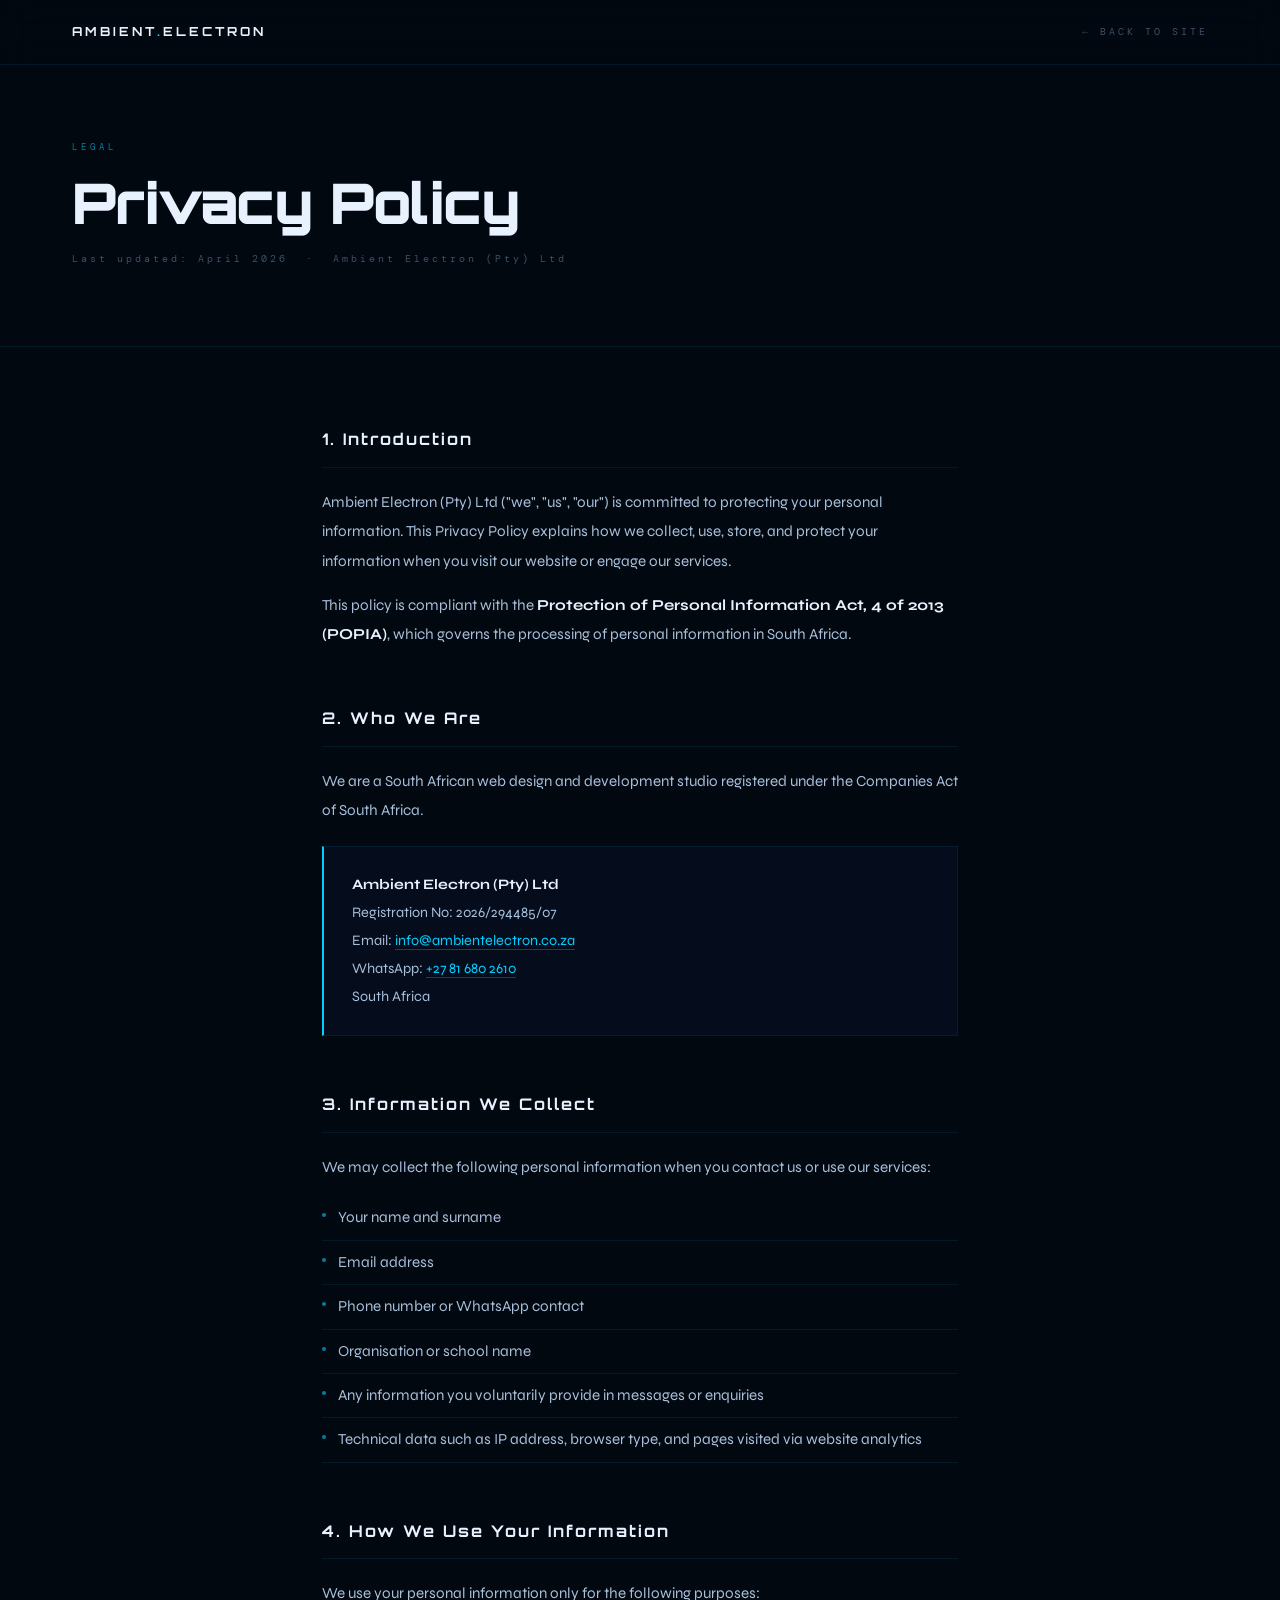
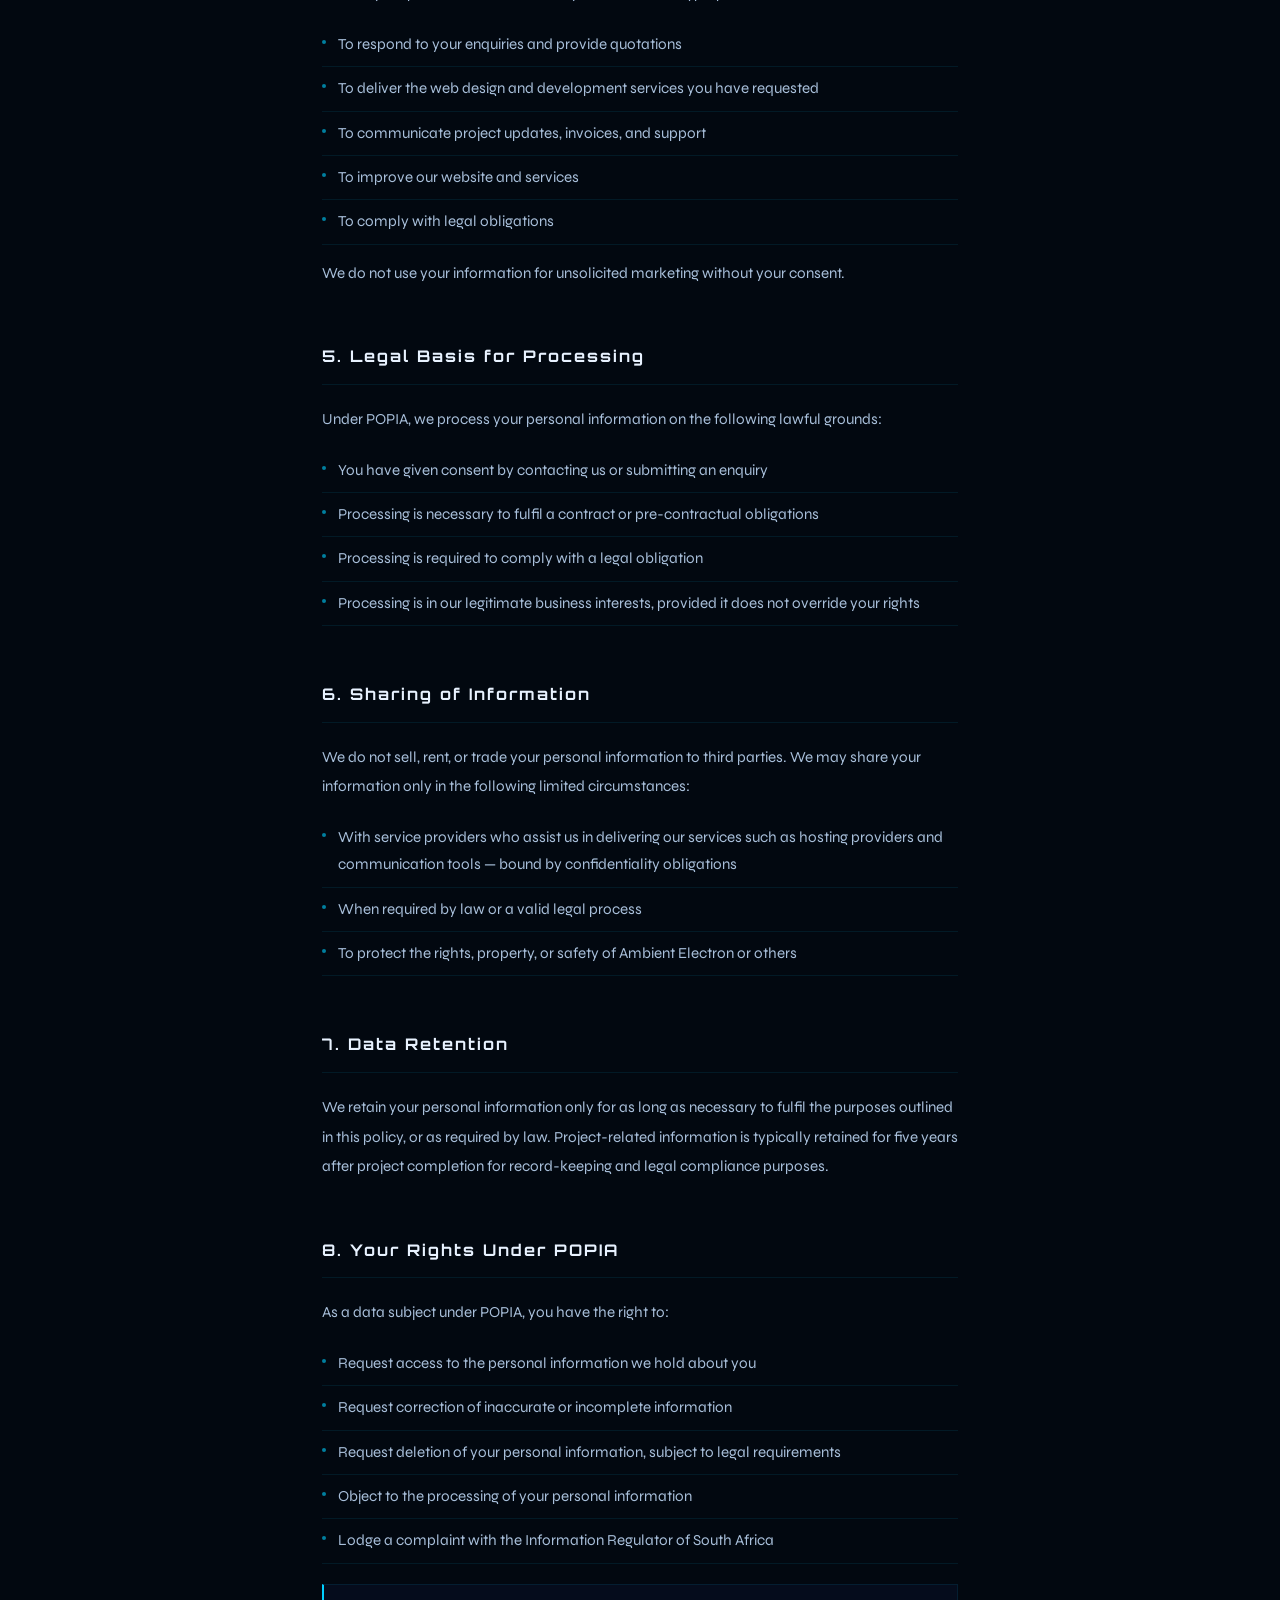
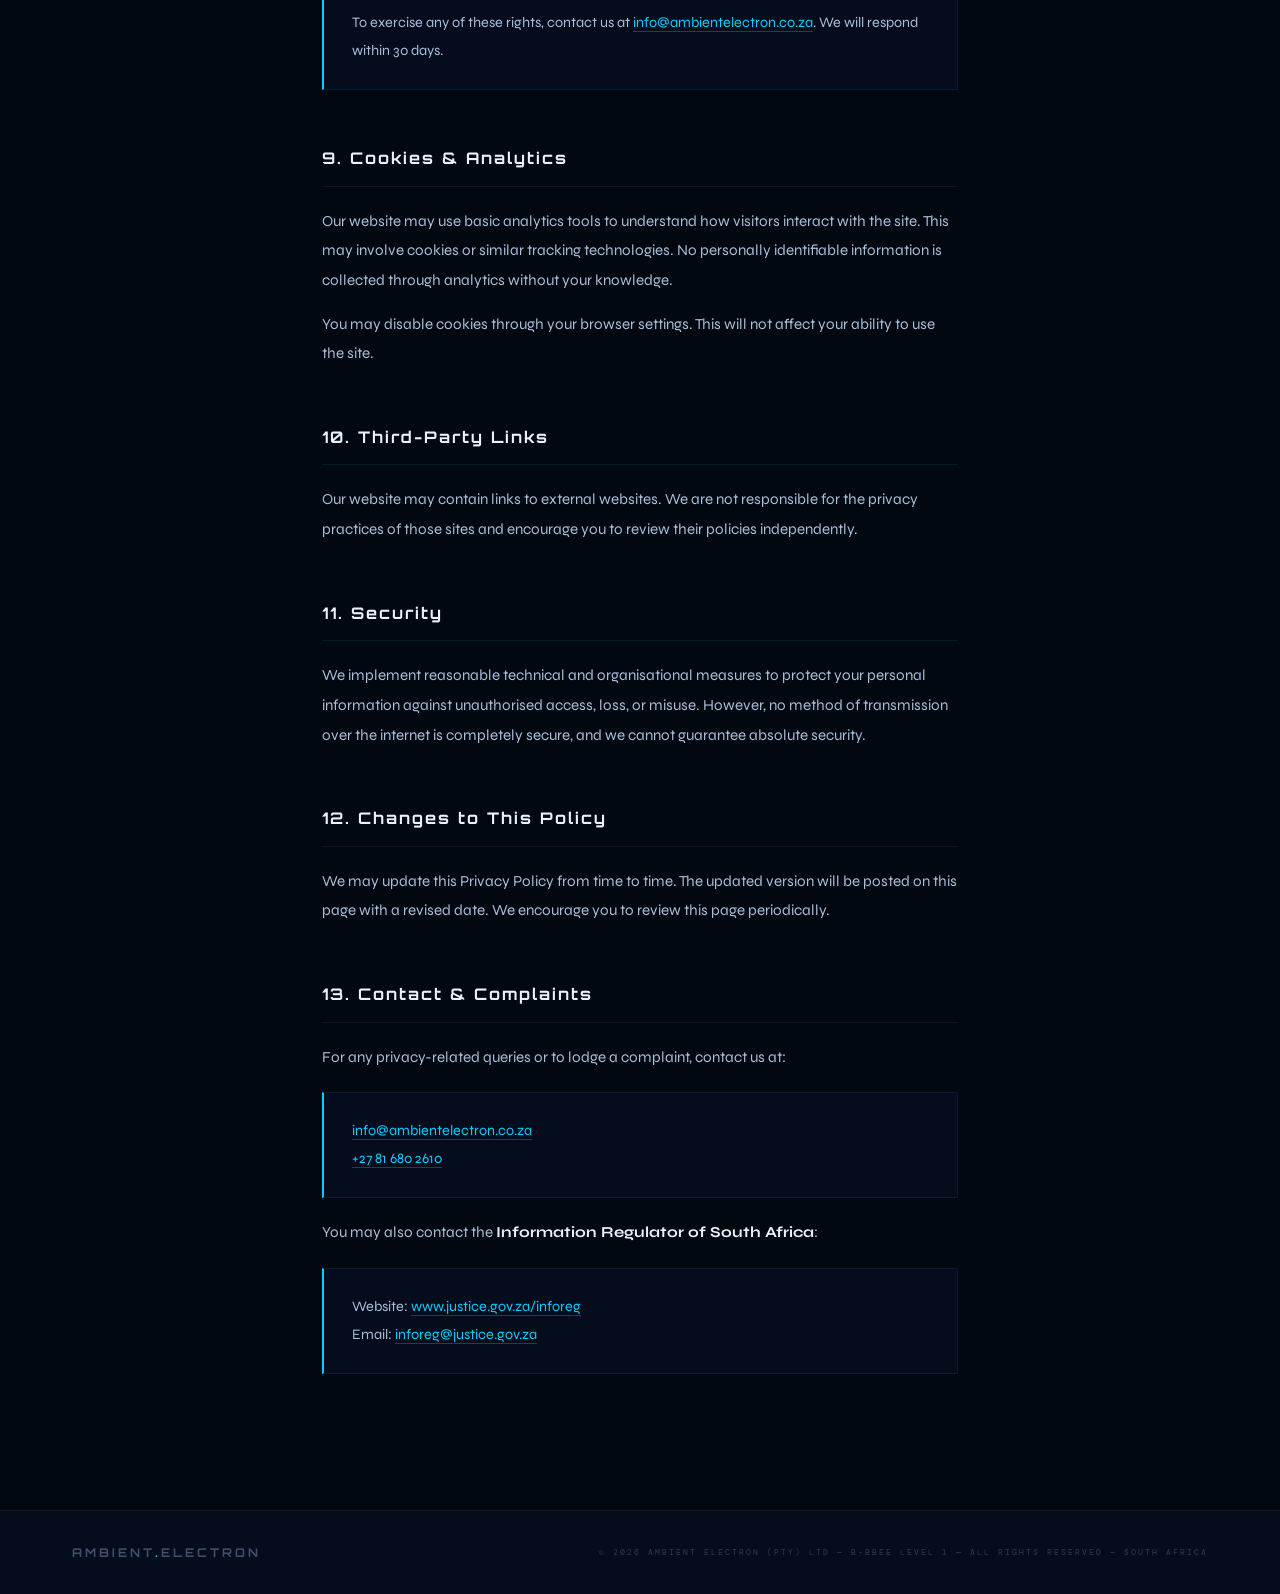
<file: privacy-policy.html>
<!DOCTYPE html>
<html lang="en">
<head>
<meta charset="UTF-8">
<meta name="viewport" content="width=device-width, initial-scale=1.0">
<title>Privacy Policy — Ambient Electron</title>
<meta name="description" content="Privacy Policy for Ambient Electron (Pty) Ltd — how we collect, use, and protect your personal information in accordance with POPIA.">
<meta name="robots" content="noindex">
<link rel="canonical" href="https://www.ambientelectron.co.za/privacy-policy">
<link rel="preconnect" href="https://fonts.googleapis.com">
<link href="https://fonts.googleapis.com/css2?family=Orbitron:wght@400;700;900&family=Syne:wght@300;400;600;700&family=DM+Mono:ital,wght@0,300;1,300&display=swap" rel="stylesheet">
<style>
*,*::before,*::after{box-sizing:border-box;margin:0;padding:0}
:root{
  --ink:#020810;--deep:#050c1c;--c:#00cfff;
  --c2:rgba(0,207,255,0.12);--dim:rgba(0,207,255,0.22);
  --text:#a8bfda;--soft:#3e5068;--whi:#e8f2ff;
  --ln:rgba(0,207,255,0.09);--pad:72px;
}
@media(max-width:768px){:root{--pad:22px}}
html{scroll-behavior:smooth}
body{background:var(--ink);color:var(--text);font-family:"Syne",sans-serif;font-size:16px;line-height:1.6;overflow-x:hidden}
::-webkit-scrollbar{width:3px}
::-webkit-scrollbar-track{background:var(--ink)}
::-webkit-scrollbar-thumb{background:var(--dim)}
nav{position:fixed;top:0;left:0;right:0;z-index:200;padding:22px var(--pad);display:flex;justify-content:space-between;align-items:center;background:rgba(2,8,16,0.88);backdrop-filter:blur(16px);-webkit-backdrop-filter:blur(16px);border-bottom:1px solid var(--ln)}
.nb{font-family:"Orbitron",sans-serif;font-size:.78rem;font-weight:700;color:var(--whi);letter-spacing:3px;text-decoration:none;transition:opacity .4s}
.nb:hover{opacity:.6}
.nb span{color:var(--c)}
.nb-back{font-family:"DM Mono",monospace;font-size:.6rem;letter-spacing:3px;color:var(--soft);text-decoration:none;text-transform:uppercase;transition:color .3s}
.nb-back:hover{color:var(--c)}
.hero{padding:140px var(--pad) 80px;border-bottom:1px solid var(--ln)}
.hero-label{font-family:"DM Mono",monospace;font-size:.58rem;letter-spacing:4px;color:var(--c);text-transform:uppercase;opacity:.6;margin-bottom:20px}
.hero-title{font-family:"Orbitron",sans-serif;font-size:clamp(1.8rem,5vw,3.5rem);font-weight:900;color:var(--whi);line-height:1;margin-bottom:20px;letter-spacing:-0.01em}
.hero-meta{font-family:"DM Mono",monospace;font-size:.6rem;letter-spacing:3px;color:var(--soft)}
.content{max-width:780px;margin:0 auto;padding:80px var(--pad)}
.section{margin-bottom:56px}
.section-title{font-family:"Orbitron",sans-serif;font-size:clamp(.85rem,1.5vw,1rem);font-weight:700;color:var(--whi);letter-spacing:2px;margin-bottom:20px;padding-bottom:14px;border-bottom:1px solid var(--ln)}
.section p{font-size:.95rem;color:var(--text);line-height:1.95;margin-bottom:14px}
.section p:last-child{margin-bottom:0}
.section ul{list-style:none;margin:14px 0}
.section ul li{font-size:.95rem;color:var(--text);line-height:1.8;padding:8px 0;border-bottom:1px solid var(--ln);display:flex;gap:12px;align-items:flex-start}
.section ul li::before{content:"";width:4px;height:4px;border-radius:50%;background:var(--c);opacity:.6;flex-shrink:0;margin-top:9px}
.section a{color:var(--c);text-decoration:none;border-bottom:1px solid rgba(0,207,255,.3);transition:border-color .3s}
.section a:hover{border-color:var(--c)}
.highlight{background:var(--deep);border:1px solid var(--ln);padding:24px 28px;margin:20px 0;border-left:2px solid var(--c)}
.highlight p{margin:0;font-size:.9rem}
footer{background:var(--deep);padding:32px var(--pad);border-top:1px solid var(--ln);display:flex;justify-content:space-between;align-items:center;flex-wrap:wrap;gap:14px}
.ft-brand{font-family:"Orbitron",sans-serif;font-size:.75rem;font-weight:700;color:var(--soft);letter-spacing:3px}
.ft-brand span{color:var(--c)}
.ft-copy{font-family:"DM Mono",monospace;font-size:.52rem;letter-spacing:2px;color:var(--soft);opacity:.7}
</style>
</head>
<body>

<nav>
  <a href="/" class="nb">AMBIENT<span>.</span>ELECTRON</a>
  <a href="/" class="nb-back">← Back to site</a>
</nav>

<div class="hero">
  <div class="hero-label">Legal</div>
  <h1 class="hero-title">Privacy Policy</h1>
  <p class="hero-meta">Last updated: April 2026 &nbsp;·&nbsp; Ambient Electron (Pty) Ltd</p>
</div>

<div class="content">

  <div class="section">
    <h2 class="section-title">1. Introduction</h2>
    <p>Ambient Electron (Pty) Ltd ("we", "us", "our") is committed to protecting your personal information. This Privacy Policy explains how we collect, use, store, and protect your information when you visit our website or engage our services.</p>
    <p>This policy is compliant with the <strong style="color:var(--whi)">Protection of Personal Information Act, 4 of 2013 (POPIA)</strong>, which governs the processing of personal information in South Africa.</p>
  </div>

  <div class="section">
    <h2 class="section-title">2. Who We Are</h2>
    <p>We are a South African web design and development studio registered under the Companies Act of South Africa.</p>
    <div class="highlight">
      <p>
        <strong style="color:var(--whi)">Ambient Electron (Pty) Ltd</strong><br>
        Registration No: 2026/294485/07<br>
        Email: <a href="mailto:info@ambientelectron.co.za">info@ambientelectron.co.za</a><br>
        WhatsApp: <a href="https://wa.me/27816802610">+27 81 680 2610</a><br>
        South Africa
      </p>
    </div>
  </div>

  <div class="section">
    <h2 class="section-title">3. Information We Collect</h2>
    <p>We may collect the following personal information when you contact us or use our services:</p>
    <ul>
      <li>Your name and surname</li>
      <li>Email address</li>
      <li>Phone number or WhatsApp contact</li>
      <li>Organisation or school name</li>
      <li>Any information you voluntarily provide in messages or enquiries</li>
      <li>Technical data such as IP address, browser type, and pages visited via website analytics</li>
    </ul>
  </div>

  <div class="section">
    <h2 class="section-title">4. How We Use Your Information</h2>
    <p>We use your personal information only for the following purposes:</p>
    <ul>
      <li>To respond to your enquiries and provide quotations</li>
      <li>To deliver the web design and development services you have requested</li>
      <li>To communicate project updates, invoices, and support</li>
      <li>To improve our website and services</li>
      <li>To comply with legal obligations</li>
    </ul>
    <p>We do not use your information for unsolicited marketing without your consent.</p>
  </div>

  <div class="section">
    <h2 class="section-title">5. Legal Basis for Processing</h2>
    <p>Under POPIA, we process your personal information on the following lawful grounds:</p>
    <ul>
      <li>You have given consent by contacting us or submitting an enquiry</li>
      <li>Processing is necessary to fulfil a contract or pre-contractual obligations</li>
      <li>Processing is required to comply with a legal obligation</li>
      <li>Processing is in our legitimate business interests, provided it does not override your rights</li>
    </ul>
  </div>

  <div class="section">
    <h2 class="section-title">6. Sharing of Information</h2>
    <p>We do not sell, rent, or trade your personal information to third parties. We may share your information only in the following limited circumstances:</p>
    <ul>
      <li>With service providers who assist us in delivering our services such as hosting providers and communication tools — bound by confidentiality obligations</li>
      <li>When required by law or a valid legal process</li>
      <li>To protect the rights, property, or safety of Ambient Electron or others</li>
    </ul>
  </div>

  <div class="section">
    <h2 class="section-title">7. Data Retention</h2>
    <p>We retain your personal information only for as long as necessary to fulfil the purposes outlined in this policy, or as required by law. Project-related information is typically retained for five years after project completion for record-keeping and legal compliance purposes.</p>
  </div>

  <div class="section">
    <h2 class="section-title">8. Your Rights Under POPIA</h2>
    <p>As a data subject under POPIA, you have the right to:</p>
    <ul>
      <li>Request access to the personal information we hold about you</li>
      <li>Request correction of inaccurate or incomplete information</li>
      <li>Request deletion of your personal information, subject to legal requirements</li>
      <li>Object to the processing of your personal information</li>
      <li>Lodge a complaint with the Information Regulator of South Africa</li>
    </ul>
    <div class="highlight">
      <p>To exercise any of these rights, contact us at <a href="mailto:info@ambientelectron.co.za">info@ambientelectron.co.za</a>. We will respond within 30 days.</p>
    </div>
  </div>

  <div class="section">
    <h2 class="section-title">9. Cookies & Analytics</h2>
    <p>Our website may use basic analytics tools to understand how visitors interact with the site. This may involve cookies or similar tracking technologies. No personally identifiable information is collected through analytics without your knowledge.</p>
    <p>You may disable cookies through your browser settings. This will not affect your ability to use the site.</p>
  </div>

  <div class="section">
    <h2 class="section-title">10. Third-Party Links</h2>
    <p>Our website may contain links to external websites. We are not responsible for the privacy practices of those sites and encourage you to review their policies independently.</p>
  </div>

  <div class="section">
    <h2 class="section-title">11. Security</h2>
    <p>We implement reasonable technical and organisational measures to protect your personal information against unauthorised access, loss, or misuse. However, no method of transmission over the internet is completely secure, and we cannot guarantee absolute security.</p>
  </div>

  <div class="section">
    <h2 class="section-title">12. Changes to This Policy</h2>
    <p>We may update this Privacy Policy from time to time. The updated version will be posted on this page with a revised date. We encourage you to review this page periodically.</p>
  </div>

  <div class="section">
    <h2 class="section-title">13. Contact & Complaints</h2>
    <p>For any privacy-related queries or to lodge a complaint, contact us at:</p>
    <div class="highlight">
      <p>
        <a href="mailto:info@ambientelectron.co.za">info@ambientelectron.co.za</a><br>
        <a href="https://wa.me/27816802610">+27 81 680 2610</a>
      </p>
    </div>
    <p>You may also contact the <strong style="color:var(--whi)">Information Regulator of South Africa</strong>:</p>
    <div class="highlight">
      <p>
        Website: <a href="https://www.justice.gov.za/inforeg/" target="_blank" rel="noopener">www.justice.gov.za/inforeg</a><br>
        Email: <a href="mailto:inforeg@justice.gov.za">inforeg@justice.gov.za</a>
      </p>
    </div>
  </div>

</div>

<footer>
  <div class="ft-brand">AMBIENT<span>.</span>ELECTRON</div>
  <div class="ft-copy">© 2026 AMBIENT ELECTRON (PTY) LTD — B-BBEE LEVEL 1 — ALL RIGHTS RESERVED — SOUTH AFRICA</div>
</footer>

</body>
</html>
</file>
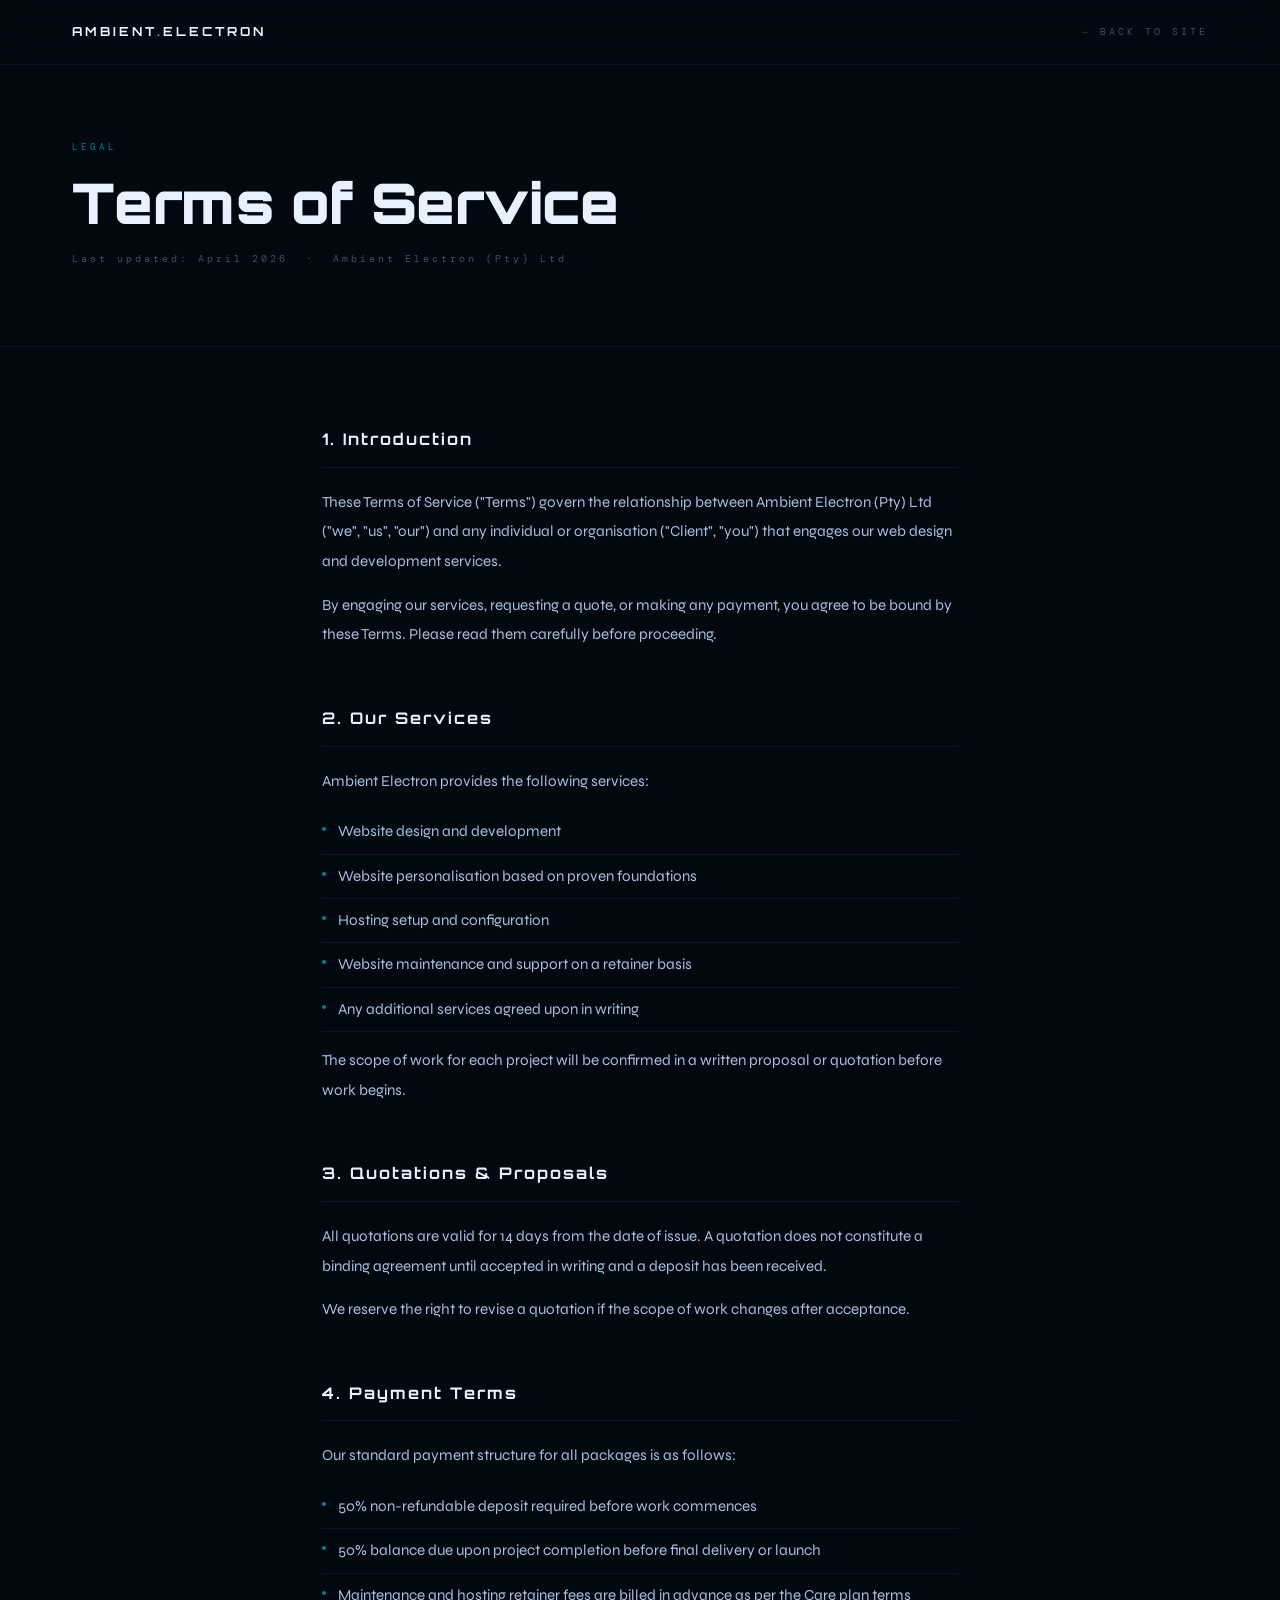
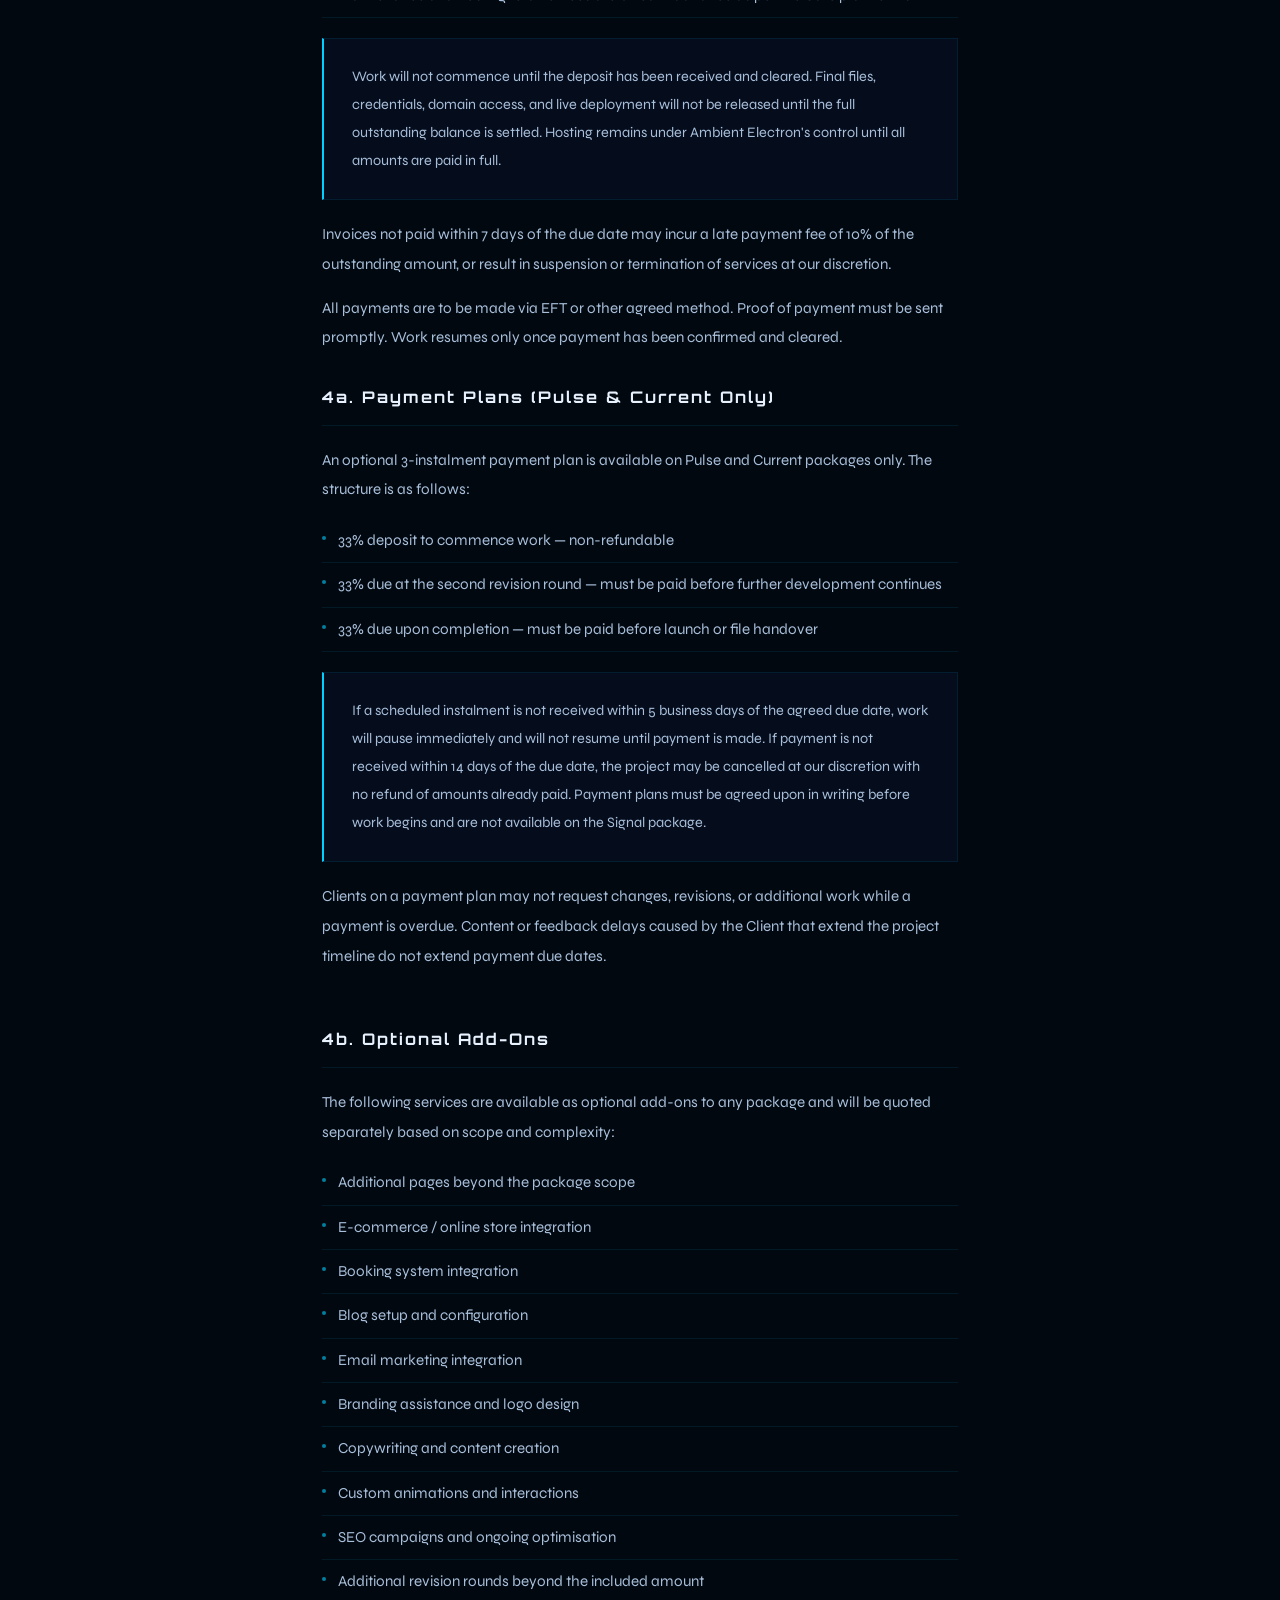
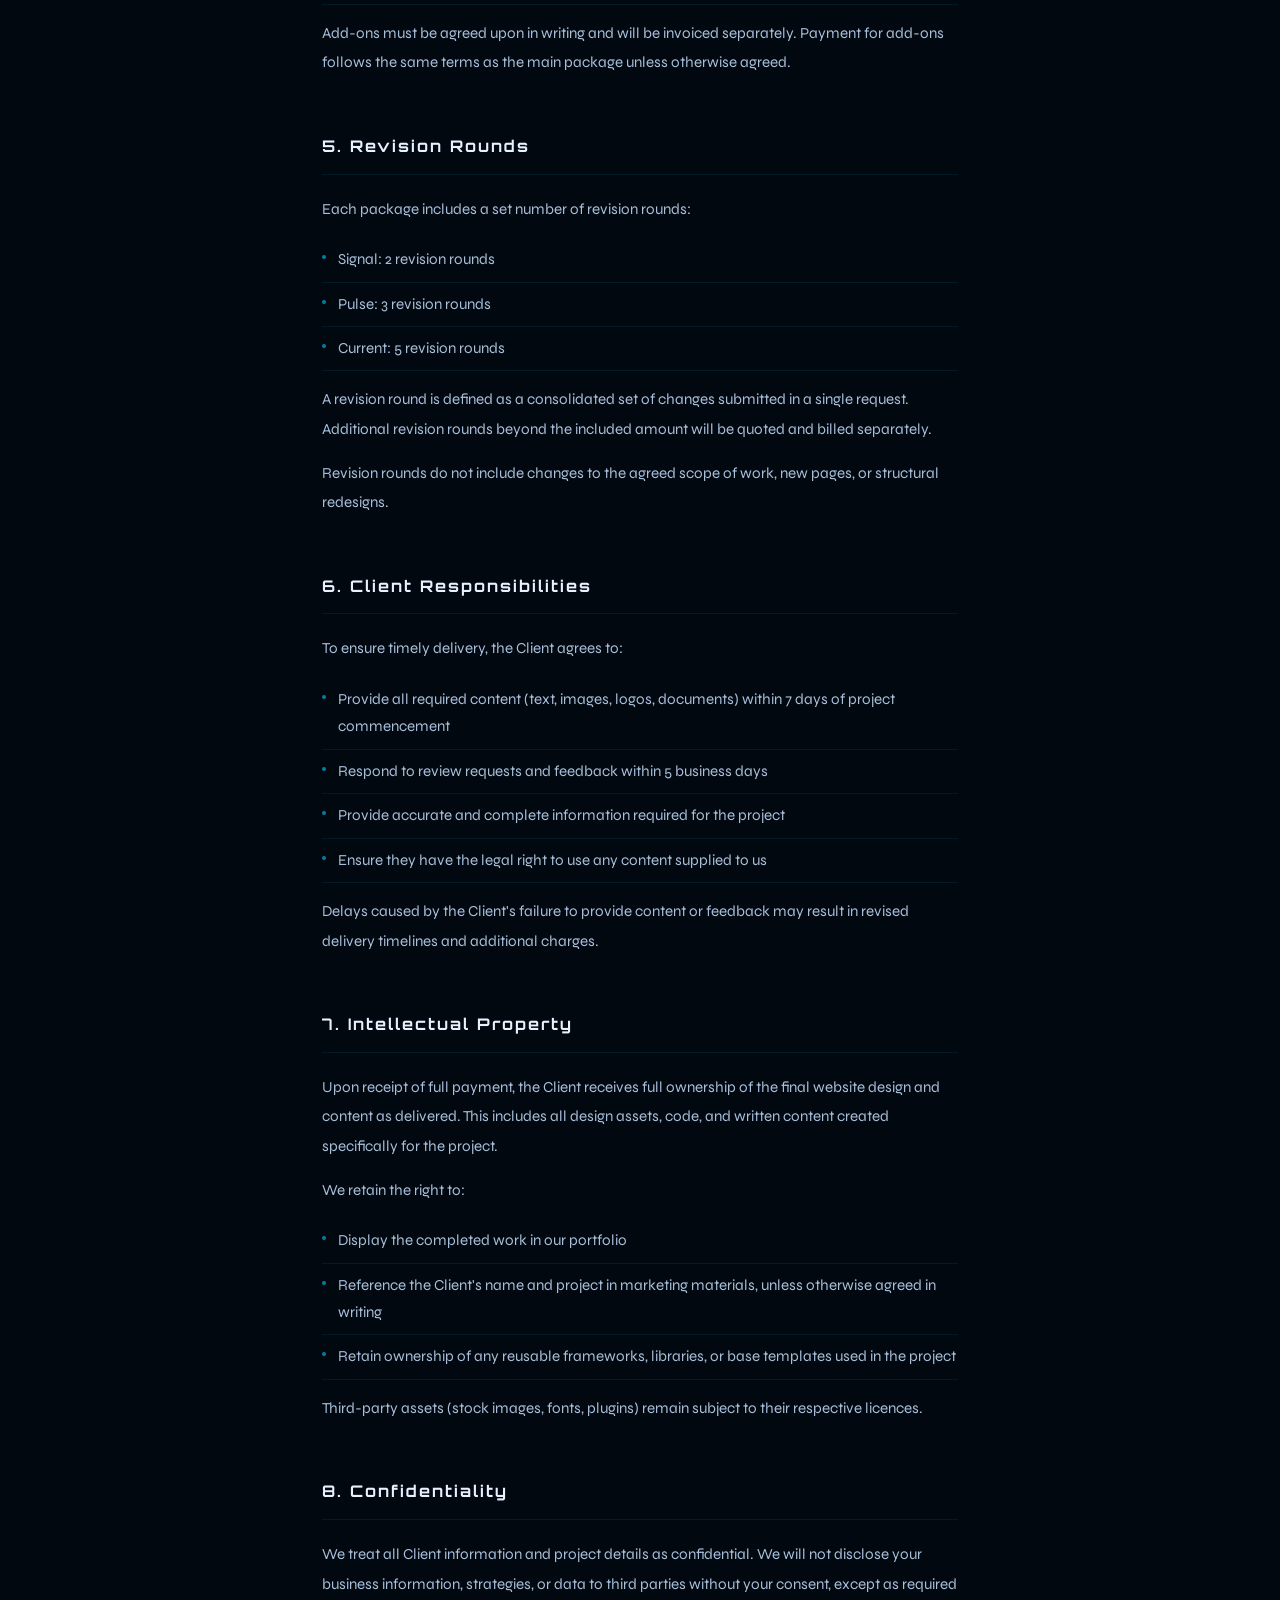
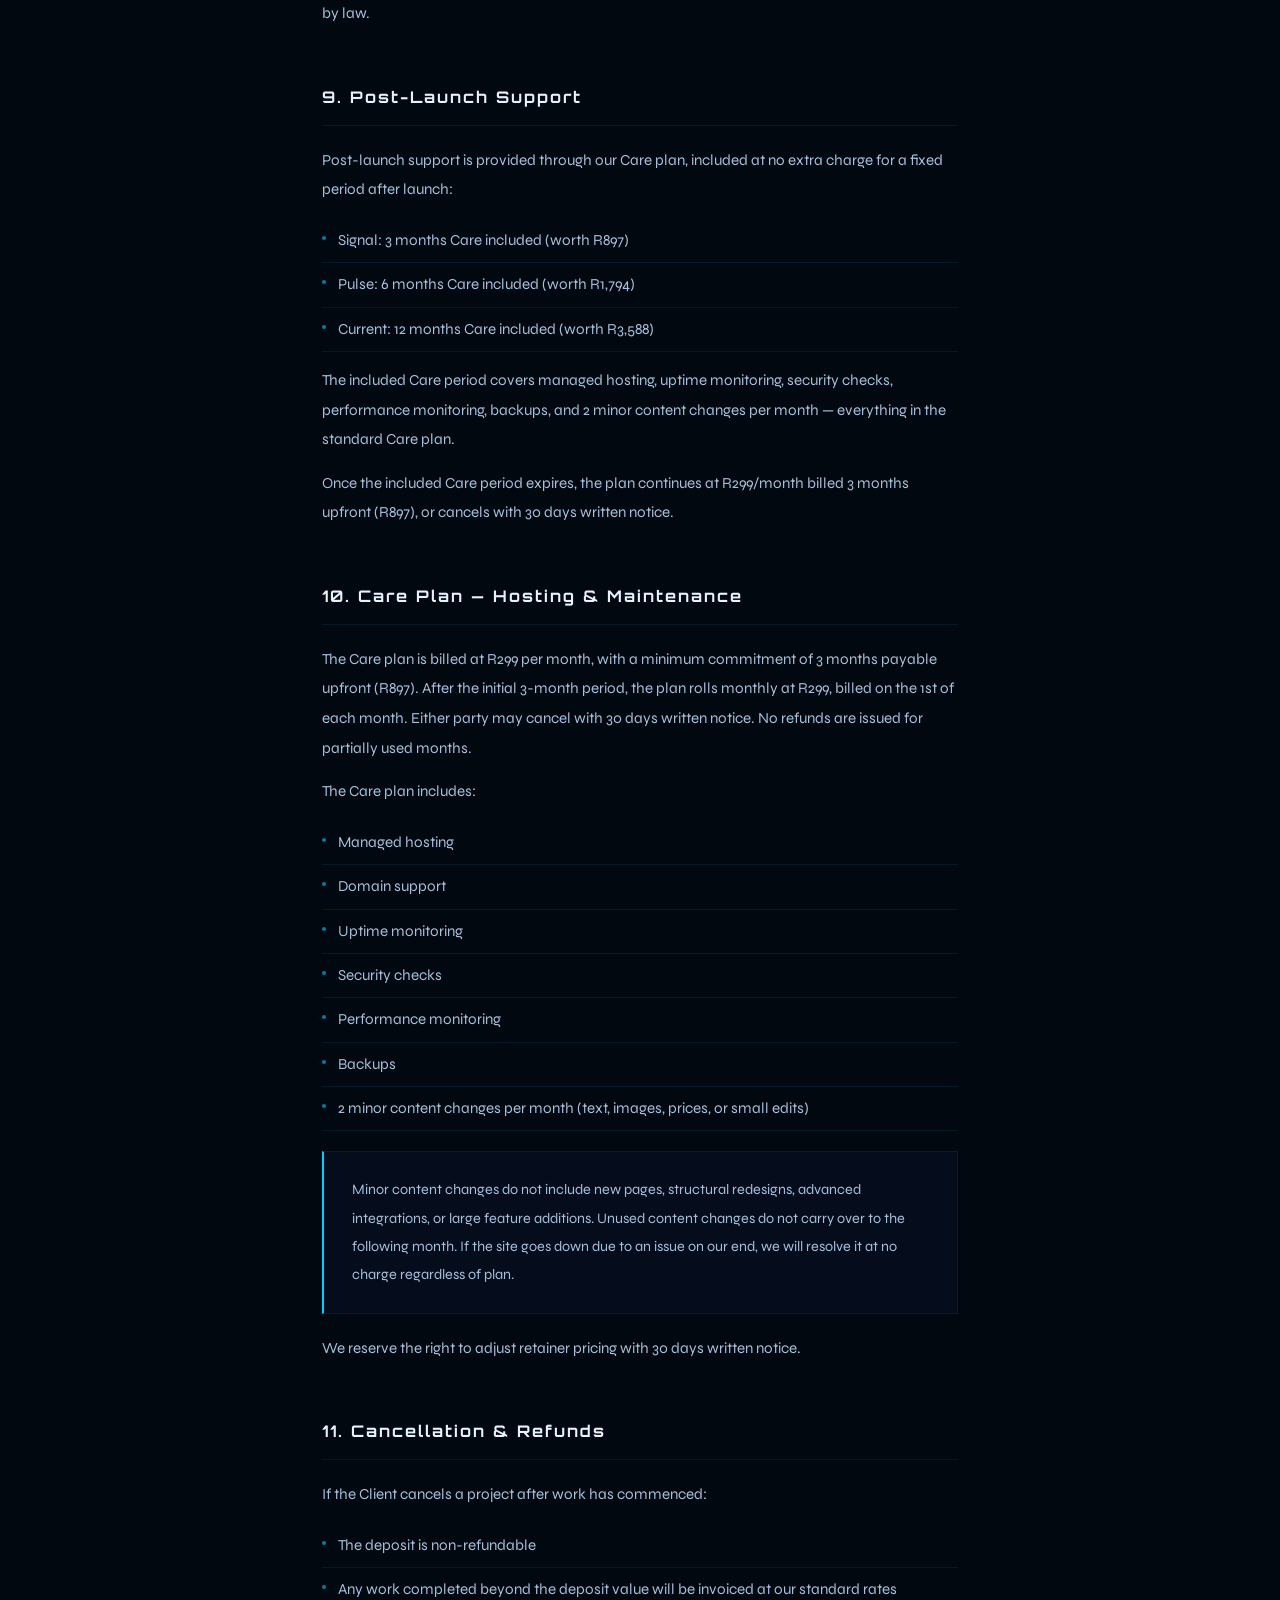
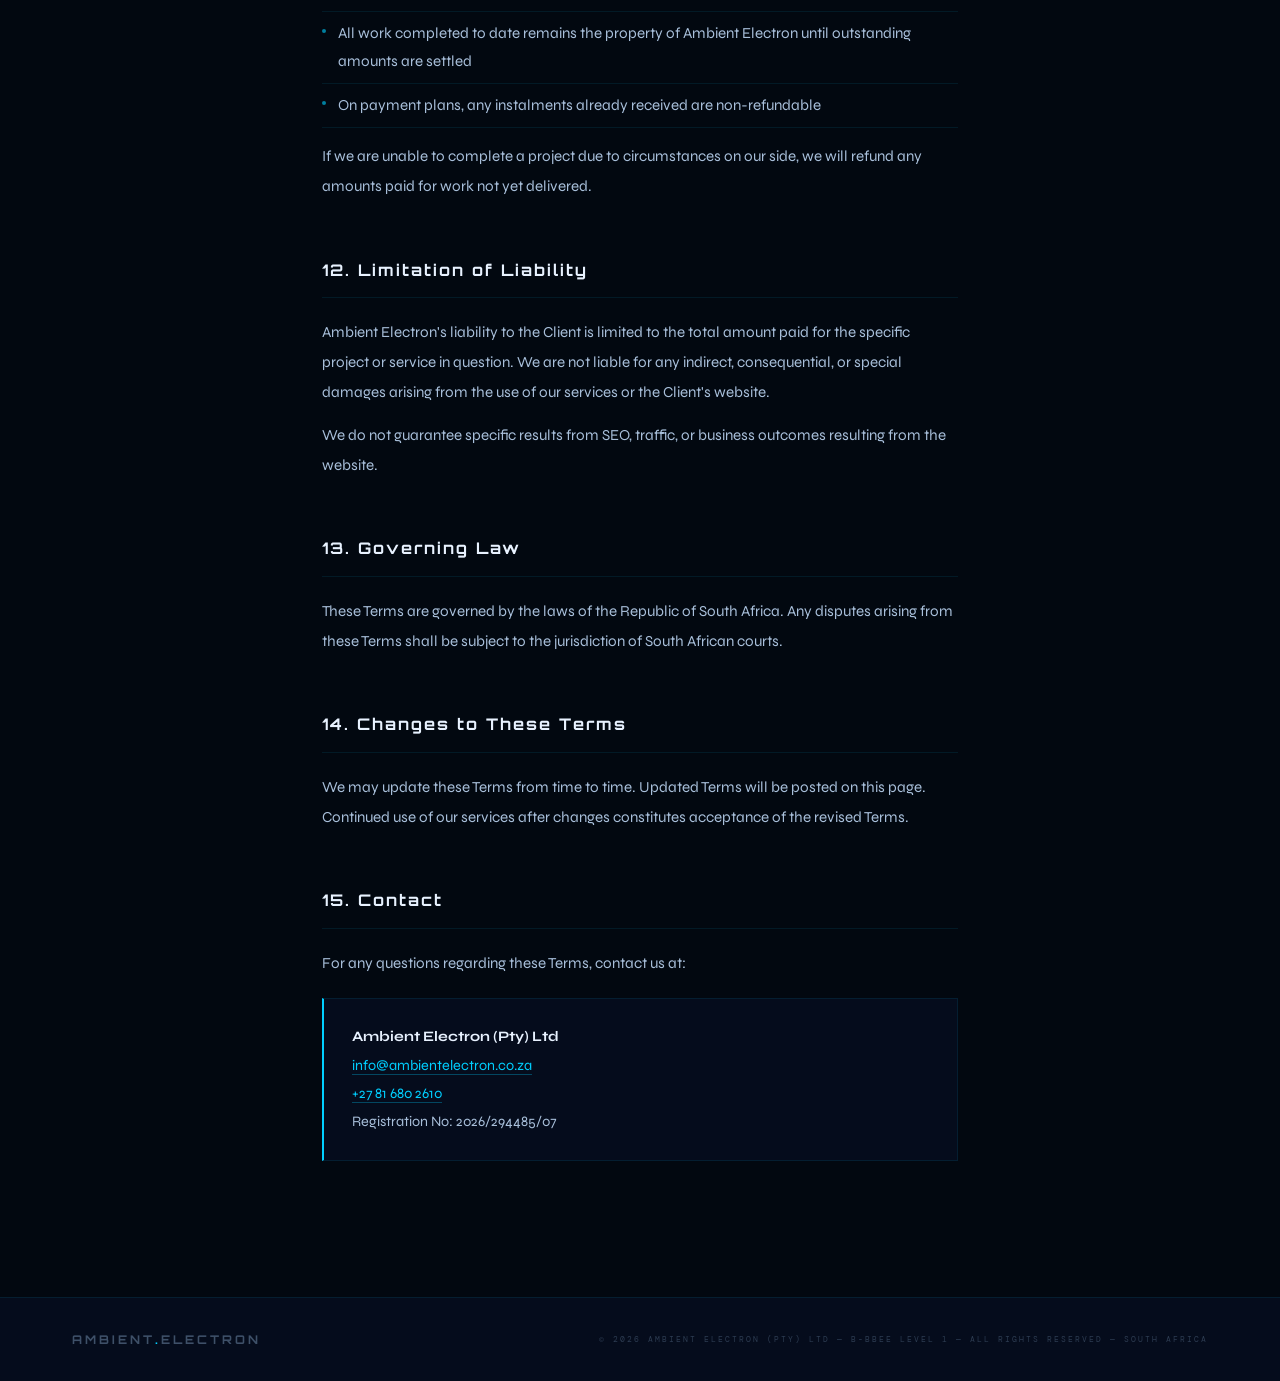
<file: terms (1).html>
<!DOCTYPE html>
<html lang="en">
<head>
<meta charset="UTF-8">
<meta name="viewport" content="width=device-width, initial-scale=1.0">
<title>Terms of Service — Ambient Electron</title>
<meta name="description" content="Terms of Service for Ambient Electron (Pty) Ltd — the terms governing our web design and development services.">
<meta name="robots" content="noindex">
<link rel="canonical" href="https://www.ambientelectron.co.za/terms">
<link rel="preconnect" href="https://fonts.googleapis.com">
<link href="https://fonts.googleapis.com/css2?family=Orbitron:wght@400;700;900&family=Syne:wght@300;400;600;700&family=DM+Mono:ital,wght@0,300;1,300&display=swap" rel="stylesheet">
<style>
*,*::before,*::after{box-sizing:border-box;margin:0;padding:0}
:root{
  --ink:#020810;--deep:#050c1c;--c:#00cfff;
  --c2:rgba(0,207,255,0.12);--dim:rgba(0,207,255,0.22);
  --text:#a8bfda;--soft:#3e5068;--whi:#e8f2ff;
  --ln:rgba(0,207,255,0.09);--pad:72px;
}
@media(max-width:768px){:root{--pad:22px}}
html{scroll-behavior:smooth}
body{background:var(--ink);color:var(--text);font-family:"Syne",sans-serif;font-size:16px;line-height:1.6;overflow-x:hidden}
::-webkit-scrollbar{width:3px}
::-webkit-scrollbar-track{background:var(--ink)}
::-webkit-scrollbar-thumb{background:var(--dim)}
nav{position:fixed;top:0;left:0;right:0;z-index:200;padding:22px var(--pad);display:flex;justify-content:space-between;align-items:center;background:rgba(2,8,16,0.88);backdrop-filter:blur(16px);-webkit-backdrop-filter:blur(16px);border-bottom:1px solid var(--ln)}
.nb{font-family:"Orbitron",sans-serif;font-size:.78rem;font-weight:700;color:var(--whi);letter-spacing:3px;text-decoration:none;transition:opacity .4s}
.nb:hover{opacity:.6}
.nb span{color:var(--c)}
.nb-back{font-family:"DM Mono",monospace;font-size:.6rem;letter-spacing:3px;color:var(--soft);text-decoration:none;text-transform:uppercase;transition:color .3s}
.nb-back:hover{color:var(--c)}
.hero{padding:140px var(--pad) 80px;border-bottom:1px solid var(--ln)}
.hero-label{font-family:"DM Mono",monospace;font-size:.58rem;letter-spacing:4px;color:var(--c);text-transform:uppercase;opacity:.6;margin-bottom:20px}
.hero-title{font-family:"Orbitron",sans-serif;font-size:clamp(1.8rem,5vw,3.5rem);font-weight:900;color:var(--whi);line-height:1;margin-bottom:20px;letter-spacing:-0.01em}
.hero-meta{font-family:"DM Mono",monospace;font-size:.6rem;letter-spacing:3px;color:var(--soft)}
.content{max-width:780px;margin:0 auto;padding:80px var(--pad)}
.section{margin-bottom:56px}
.section-title{font-family:"Orbitron",sans-serif;font-size:clamp(.85rem,1.5vw,1rem);font-weight:700;color:var(--whi);letter-spacing:2px;margin-bottom:20px;padding-bottom:14px;border-bottom:1px solid var(--ln)}
.section p{font-size:.95rem;color:var(--text);line-height:1.95;margin-bottom:14px}
.section p:last-child{margin-bottom:0}
.section ul{list-style:none;margin:14px 0}
.section ul li{font-size:.95rem;color:var(--text);line-height:1.8;padding:8px 0;border-bottom:1px solid var(--ln);display:flex;gap:12px;align-items:flex-start}
.section ul li::before{content:"";width:4px;height:4px;border-radius:50%;background:var(--c);opacity:.6;flex-shrink:0;margin-top:9px}
.section a{color:var(--c);text-decoration:none;border-bottom:1px solid rgba(0,207,255,.3);transition:border-color .3s}
.section a:hover{border-color:var(--c)}
.highlight{background:var(--deep);border:1px solid var(--ln);padding:24px 28px;margin:20px 0;border-left:2px solid var(--c)}
.highlight p{margin:0;font-size:.9rem}
footer{background:var(--deep);padding:32px var(--pad);border-top:1px solid var(--ln);display:flex;justify-content:space-between;align-items:center;flex-wrap:wrap;gap:14px}
.ft-brand{font-family:"Orbitron",sans-serif;font-size:.75rem;font-weight:700;color:var(--soft);letter-spacing:3px}
.ft-brand span{color:var(--c)}
.ft-copy{font-family:"DM Mono",monospace;font-size:.52rem;letter-spacing:2px;color:var(--soft);opacity:.7}
</style>
</head>
<body>

<nav>
  <a href="/" class="nb">AMBIENT<span>.</span>ELECTRON</a>
  <a href="/" class="nb-back">← Back to site</a>
</nav>

<div class="hero">
  <div class="hero-label">Legal</div>
  <h1 class="hero-title">Terms of Service</h1>
  <p class="hero-meta">Last updated: April 2026 &nbsp;·&nbsp; Ambient Electron (Pty) Ltd</p>
</div>

<div class="content">

  <div class="section">
    <h2 class="section-title">1. Introduction</h2>
    <p>These Terms of Service ("Terms") govern the relationship between Ambient Electron (Pty) Ltd ("we", "us", "our") and any individual or organisation ("Client", "you") that engages our web design and development services.</p>
    <p>By engaging our services, requesting a quote, or making any payment, you agree to be bound by these Terms. Please read them carefully before proceeding.</p>
  </div>

  <div class="section">
    <h2 class="section-title">2. Our Services</h2>
    <p>Ambient Electron provides the following services:</p>
    <ul>
      <li>Website design and development</li>
      <li>Website personalisation based on proven foundations</li>
      <li>Hosting setup and configuration</li>
      <li>Website maintenance and support on a retainer basis</li>
      <li>Any additional services agreed upon in writing</li>
    </ul>
    <p>The scope of work for each project will be confirmed in a written proposal or quotation before work begins.</p>
  </div>

  <div class="section">
    <h2 class="section-title">3. Quotations & Proposals</h2>
    <p>All quotations are valid for 14 days from the date of issue. A quotation does not constitute a binding agreement until accepted in writing and a deposit has been received.</p>
    <p>We reserve the right to revise a quotation if the scope of work changes after acceptance.</p>
  </div>

  <div class="section">
    <h2 class="section-title">4. Payment Terms</h2>
    <p>Our standard payment structure for all packages is as follows:</p>
    <ul>
      <li>50% non-refundable deposit required before work commences</li>
      <li>50% balance due upon project completion before final delivery or launch</li>
      <li>Maintenance and hosting retainer fees are billed in advance as per the Care plan terms</li>
    </ul>
    <div class="highlight">
      <p>Work will not commence until the deposit has been received and cleared. Final files, credentials, domain access, and live deployment will not be released until the full outstanding balance is settled. Hosting remains under Ambient Electron's control until all amounts are paid in full.</p>
    </div>
    <p>Invoices not paid within 7 days of the due date may incur a late payment fee of 10% of the outstanding amount, or result in suspension or termination of services at our discretion.</p>
    <p>All payments are to be made via EFT or other agreed method. Proof of payment must be sent promptly. Work resumes only once payment has been confirmed and cleared.</p>

    <h2 class="section-title" style="margin-top:32px">4a. Payment Plans (Pulse & Current Only)</h2>
    <p>An optional 3-instalment payment plan is available on Pulse and Current packages only. The structure is as follows:</p>
    <ul>
      <li>33% deposit to commence work — non-refundable</li>
      <li>33% due at the second revision round — must be paid before further development continues</li>
      <li>33% due upon completion — must be paid before launch or file handover</li>
    </ul>
    <div class="highlight">
      <p>If a scheduled instalment is not received within 5 business days of the agreed due date, work will pause immediately and will not resume until payment is made. If payment is not received within 14 days of the due date, the project may be cancelled at our discretion with no refund of amounts already paid. Payment plans must be agreed upon in writing before work begins and are not available on the Signal package.</p>
    </div>
    <p>Clients on a payment plan may not request changes, revisions, or additional work while a payment is overdue. Content or feedback delays caused by the Client that extend the project timeline do not extend payment due dates.</p>
  </div>

  <div class="section">
    <h2 class="section-title">4b. Optional Add-Ons</h2>
    <p>The following services are available as optional add-ons to any package and will be quoted separately based on scope and complexity:</p>
    <ul>
      <li>Additional pages beyond the package scope</li>
      <li>E-commerce / online store integration</li>
      <li>Booking system integration</li>
      <li>Blog setup and configuration</li>
      <li>Email marketing integration</li>
      <li>Branding assistance and logo design</li>
      <li>Copywriting and content creation</li>
      <li>Custom animations and interactions</li>
      <li>SEO campaigns and ongoing optimisation</li>
      <li>Additional revision rounds beyond the included amount</li>
    </ul>
    <p>Add-ons must be agreed upon in writing and will be invoiced separately. Payment for add-ons follows the same terms as the main package unless otherwise agreed.</p>
  </div>

  <div class="section">
    <h2 class="section-title">5. Revision Rounds</h2>
    <p>Each package includes a set number of revision rounds:</p>
    <ul>
      <li>Signal: 2 revision rounds</li>
      <li>Pulse: 3 revision rounds</li>
      <li>Current: 5 revision rounds</li>
    </ul>
    <p>A revision round is defined as a consolidated set of changes submitted in a single request. Additional revision rounds beyond the included amount will be quoted and billed separately.</p>
    <p>Revision rounds do not include changes to the agreed scope of work, new pages, or structural redesigns.</p>
  </div>

  <div class="section">
    <h2 class="section-title">6. Client Responsibilities</h2>
    <p>To ensure timely delivery, the Client agrees to:</p>
    <ul>
      <li>Provide all required content (text, images, logos, documents) within 7 days of project commencement</li>
      <li>Respond to review requests and feedback within 5 business days</li>
      <li>Provide accurate and complete information required for the project</li>
      <li>Ensure they have the legal right to use any content supplied to us</li>
    </ul>
    <p>Delays caused by the Client's failure to provide content or feedback may result in revised delivery timelines and additional charges.</p>
  </div>

  <div class="section">
    <h2 class="section-title">7. Intellectual Property</h2>
    <p>Upon receipt of full payment, the Client receives full ownership of the final website design and content as delivered. This includes all design assets, code, and written content created specifically for the project.</p>
    <p>We retain the right to:</p>
    <ul>
      <li>Display the completed work in our portfolio</li>
      <li>Reference the Client's name and project in marketing materials, unless otherwise agreed in writing</li>
      <li>Retain ownership of any reusable frameworks, libraries, or base templates used in the project</li>
    </ul>
    <p>Third-party assets (stock images, fonts, plugins) remain subject to their respective licences.</p>
  </div>

  <div class="section">
    <h2 class="section-title">8. Confidentiality</h2>
    <p>We treat all Client information and project details as confidential. We will not disclose your business information, strategies, or data to third parties without your consent, except as required by law.</p>
  </div>

  <div class="section">
    <h2 class="section-title">9. Post-Launch Support</h2>
    <p>Post-launch support is provided through our Care plan, included at no extra charge for a fixed period after launch:</p>
    <ul>
      <li>Signal: 3 months Care included (worth R897)</li>
      <li>Pulse: 6 months Care included (worth R1,794)</li>
      <li>Current: 12 months Care included (worth R3,588)</li>
    </ul>
    <p>The included Care period covers managed hosting, uptime monitoring, security checks, performance monitoring, backups, and 2 minor content changes per month — everything in the standard Care plan.</p>
    <p>Once the included Care period expires, the plan continues at R299/month billed 3 months upfront (R897), or cancels with 30 days written notice.</p>
  </div>

  <div class="section">
    <h2 class="section-title">10. Care Plan — Hosting & Maintenance</h2>
    <p>The Care plan is billed at R299 per month, with a minimum commitment of 3 months payable upfront (R897). After the initial 3-month period, the plan rolls monthly at R299, billed on the 1st of each month. Either party may cancel with 30 days written notice. No refunds are issued for partially used months.</p>
    <p>The Care plan includes:</p>
    <ul>
      <li>Managed hosting</li>
      <li>Domain support</li>
      <li>Uptime monitoring</li>
      <li>Security checks</li>
      <li>Performance monitoring</li>
      <li>Backups</li>
      <li>2 minor content changes per month (text, images, prices, or small edits)</li>
    </ul>
    <div class="highlight">
      <p>Minor content changes do not include new pages, structural redesigns, advanced integrations, or large feature additions. Unused content changes do not carry over to the following month. If the site goes down due to an issue on our end, we will resolve it at no charge regardless of plan.</p>
    </div>
    <p>We reserve the right to adjust retainer pricing with 30 days written notice.</p>
  </div>

  <div class="section">
    <h2 class="section-title">11. Cancellation & Refunds</h2>
    <p>If the Client cancels a project after work has commenced:</p>
    <ul>
      <li>The deposit is non-refundable</li>
      <li>Any work completed beyond the deposit value will be invoiced at our standard rates</li>
      <li>All work completed to date remains the property of Ambient Electron until outstanding amounts are settled</li>
      <li>On payment plans, any instalments already received are non-refundable</li>
    </ul>
    <p>If we are unable to complete a project due to circumstances on our side, we will refund any amounts paid for work not yet delivered.</p>
  </div>

  <div class="section">
    <h2 class="section-title">12. Limitation of Liability</h2>
    <p>Ambient Electron's liability to the Client is limited to the total amount paid for the specific project or service in question. We are not liable for any indirect, consequential, or special damages arising from the use of our services or the Client's website.</p>
    <p>We do not guarantee specific results from SEO, traffic, or business outcomes resulting from the website.</p>
  </div>

  <div class="section">
    <h2 class="section-title">13. Governing Law</h2>
    <p>These Terms are governed by the laws of the Republic of South Africa. Any disputes arising from these Terms shall be subject to the jurisdiction of South African courts.</p>
  </div>

  <div class="section">
    <h2 class="section-title">14. Changes to These Terms</h2>
    <p>We may update these Terms from time to time. Updated Terms will be posted on this page. Continued use of our services after changes constitutes acceptance of the revised Terms.</p>
  </div>

  <div class="section">
    <h2 class="section-title">15. Contact</h2>
    <p>For any questions regarding these Terms, contact us at:</p>
    <div class="highlight">
      <p>
        <strong style="color:var(--whi)">Ambient Electron (Pty) Ltd</strong><br>
        <a href="mailto:info@ambientelectron.co.za">info@ambientelectron.co.za</a><br>
        <a href="https://wa.me/27816802610">+27 81 680 2610</a><br>
        Registration No: 2026/294485/07
      </p>
    </div>
  </div>

</div>

<footer>
  <div class="ft-brand">AMBIENT<span>.</span>ELECTRON</div>
  <div class="ft-copy">© 2026 AMBIENT ELECTRON (PTY) LTD — B-BBEE LEVEL 1 — ALL RIGHTS RESERVED — SOUTH AFRICA</div>
</footer>

</body>
</html>
</file>
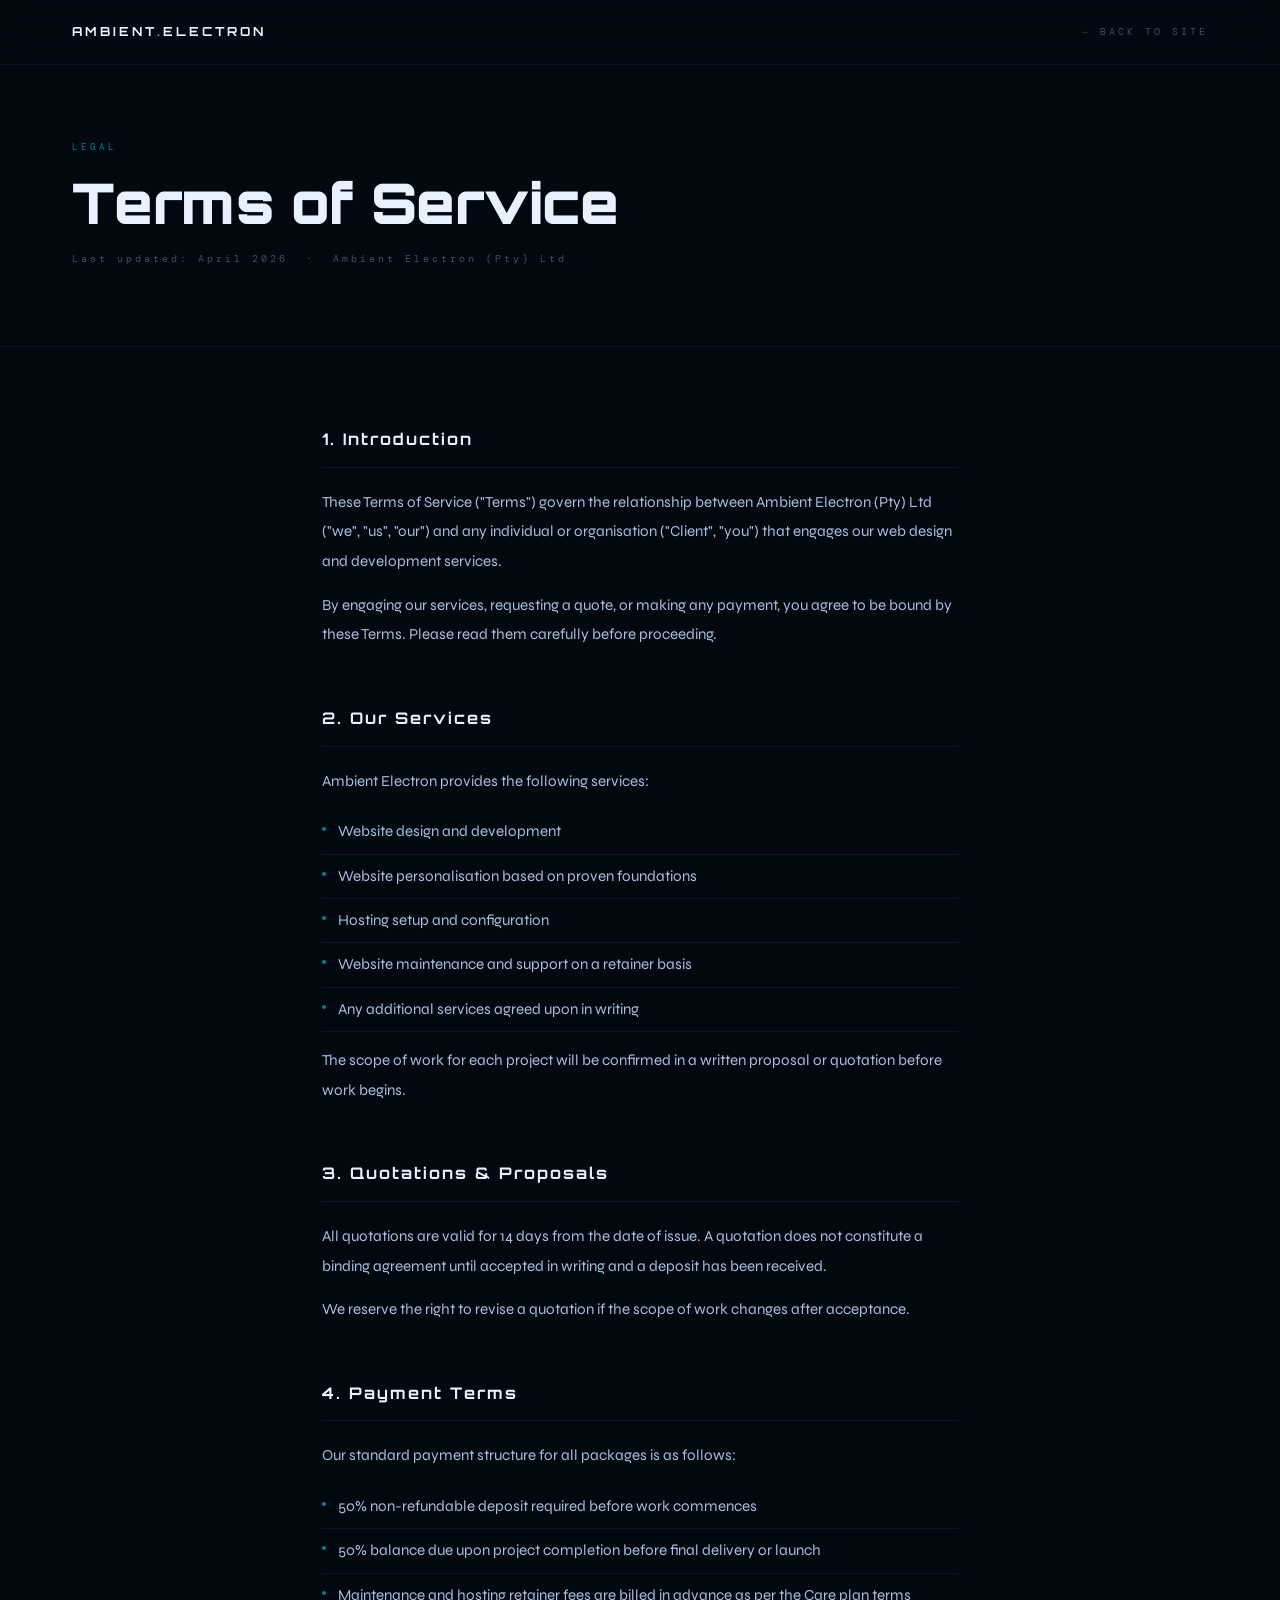
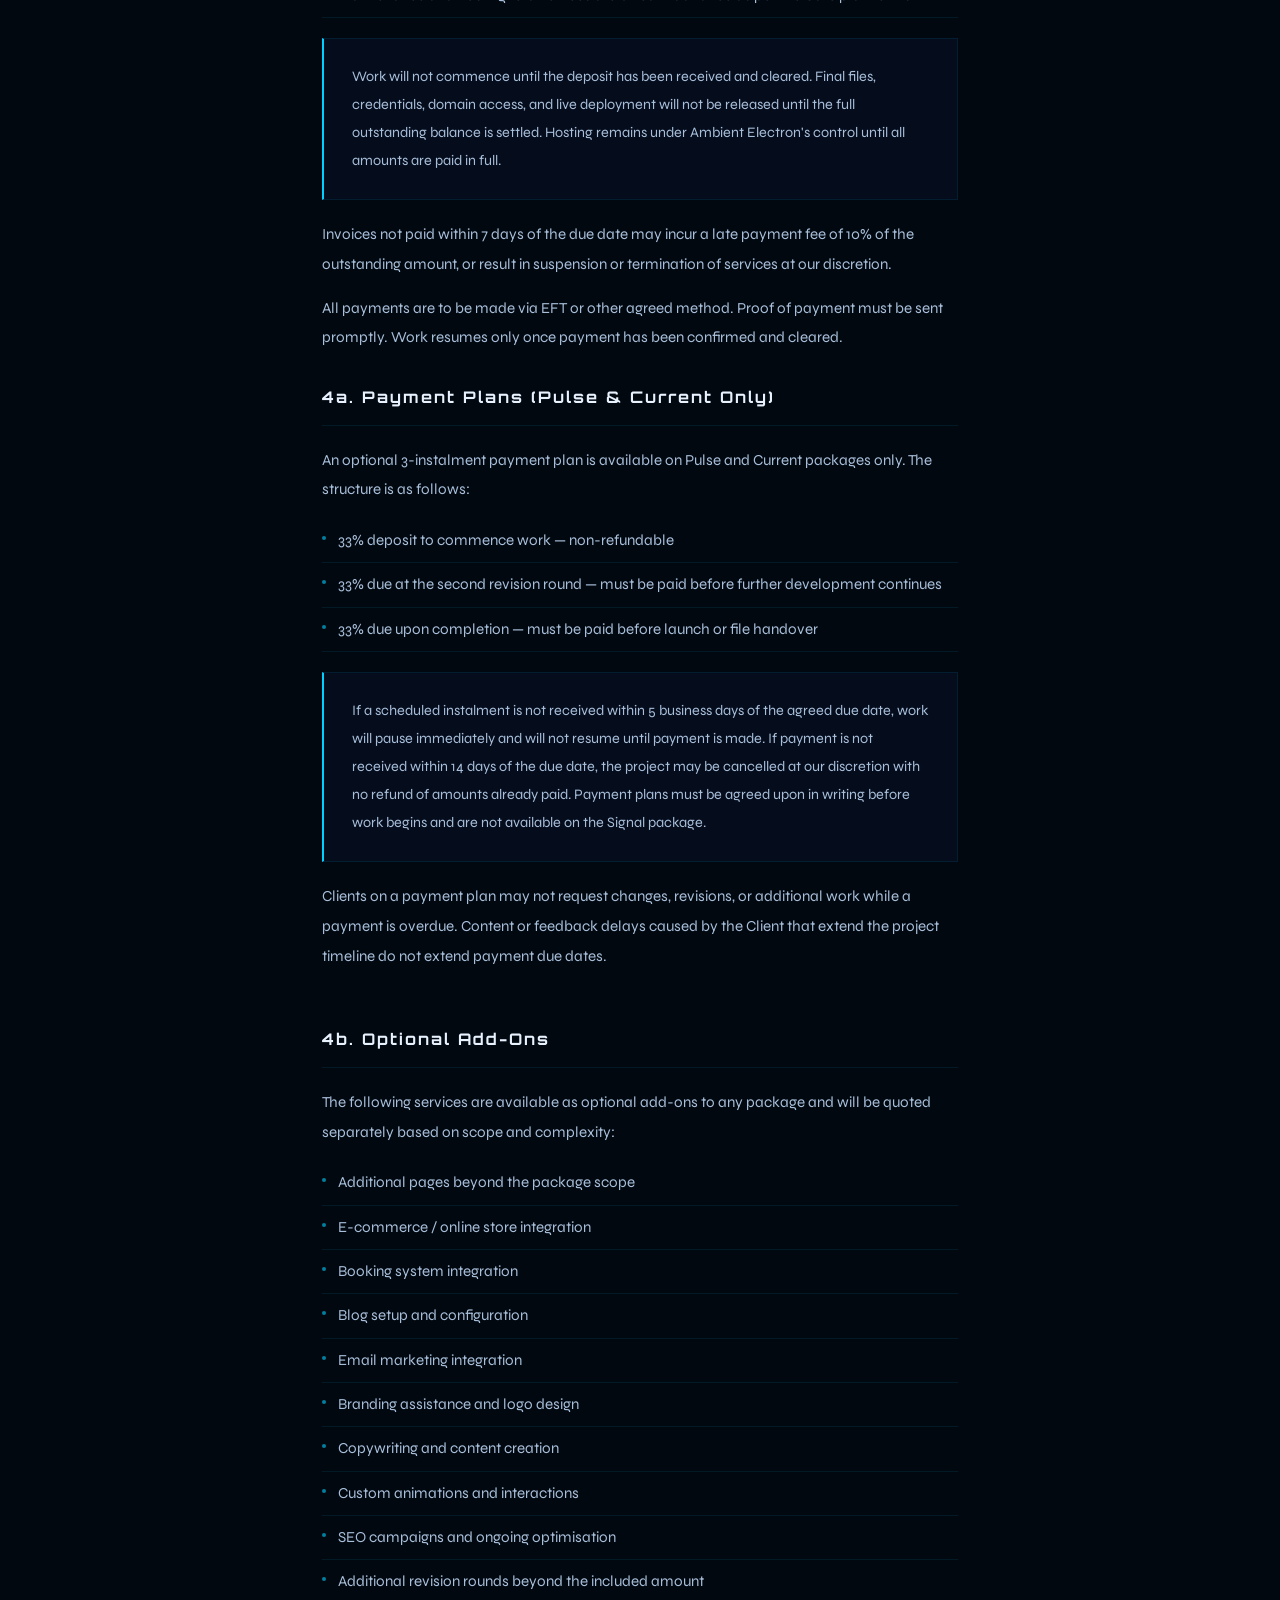
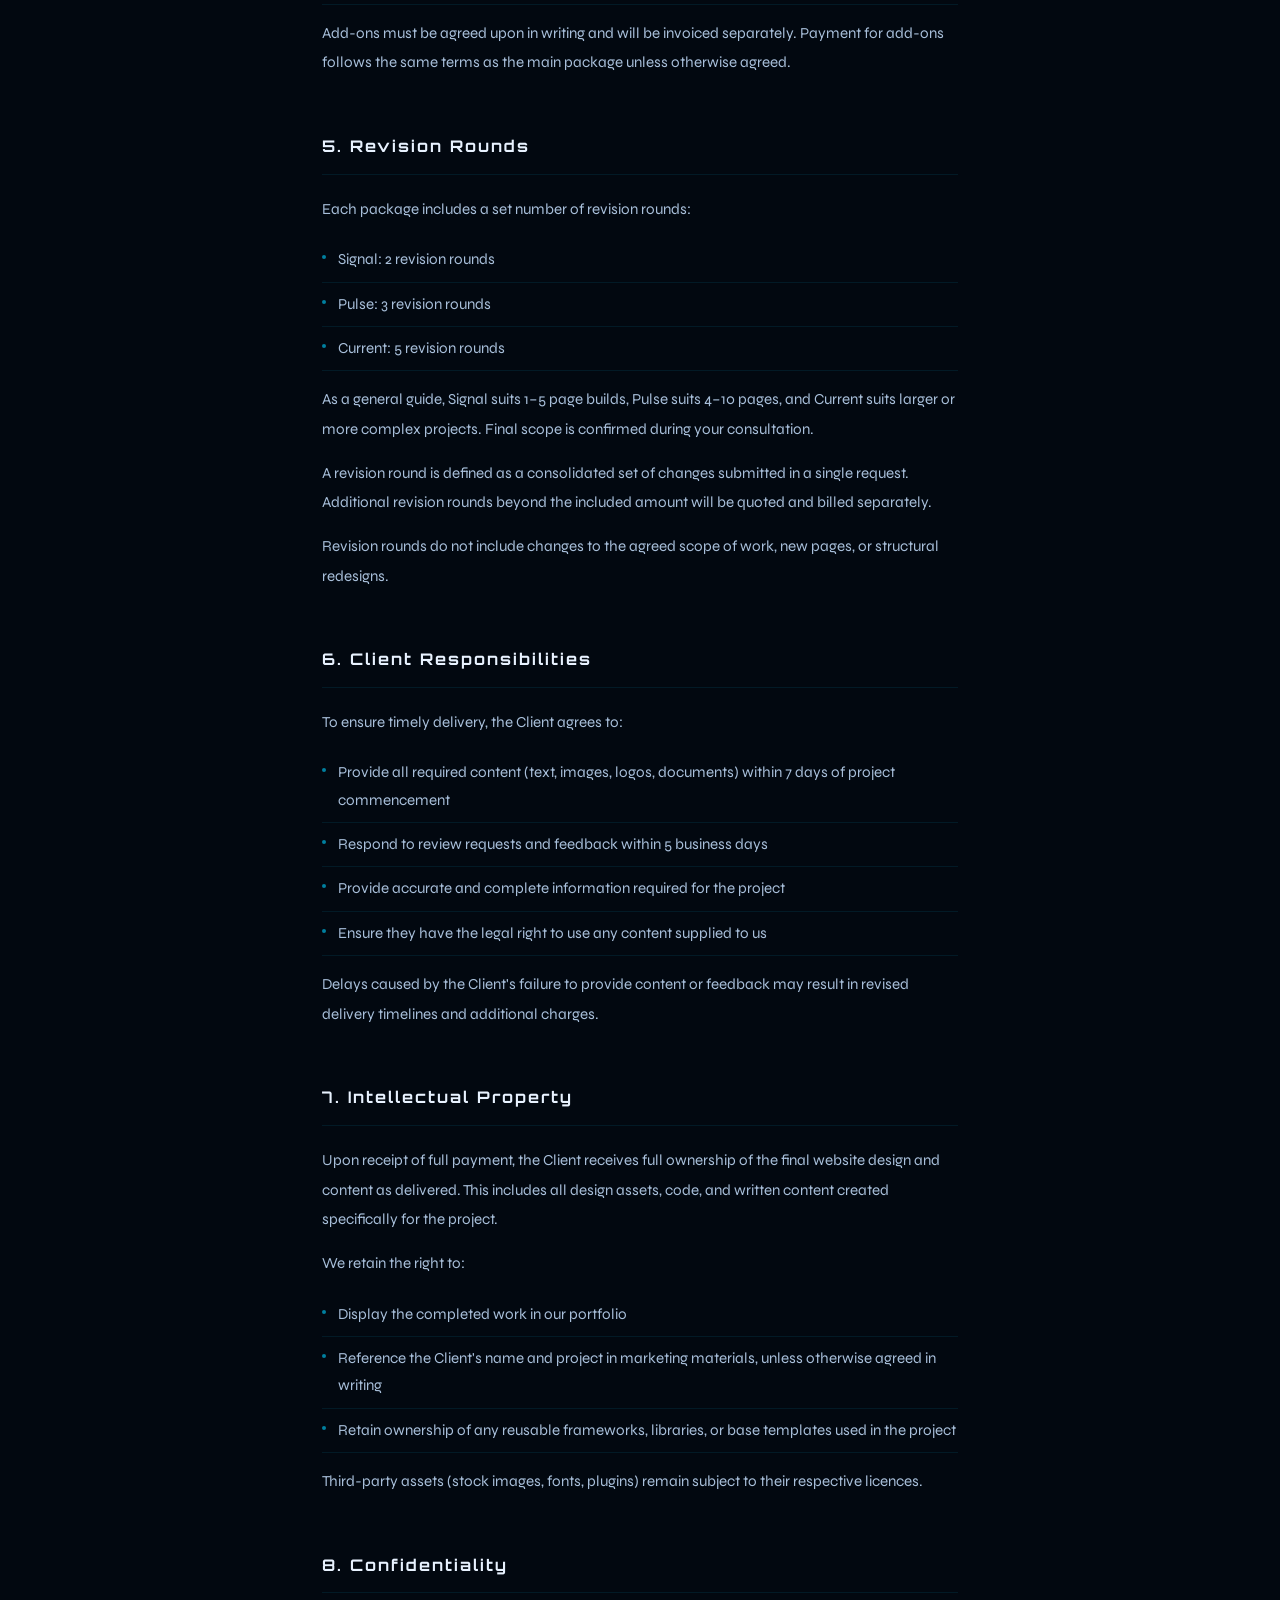
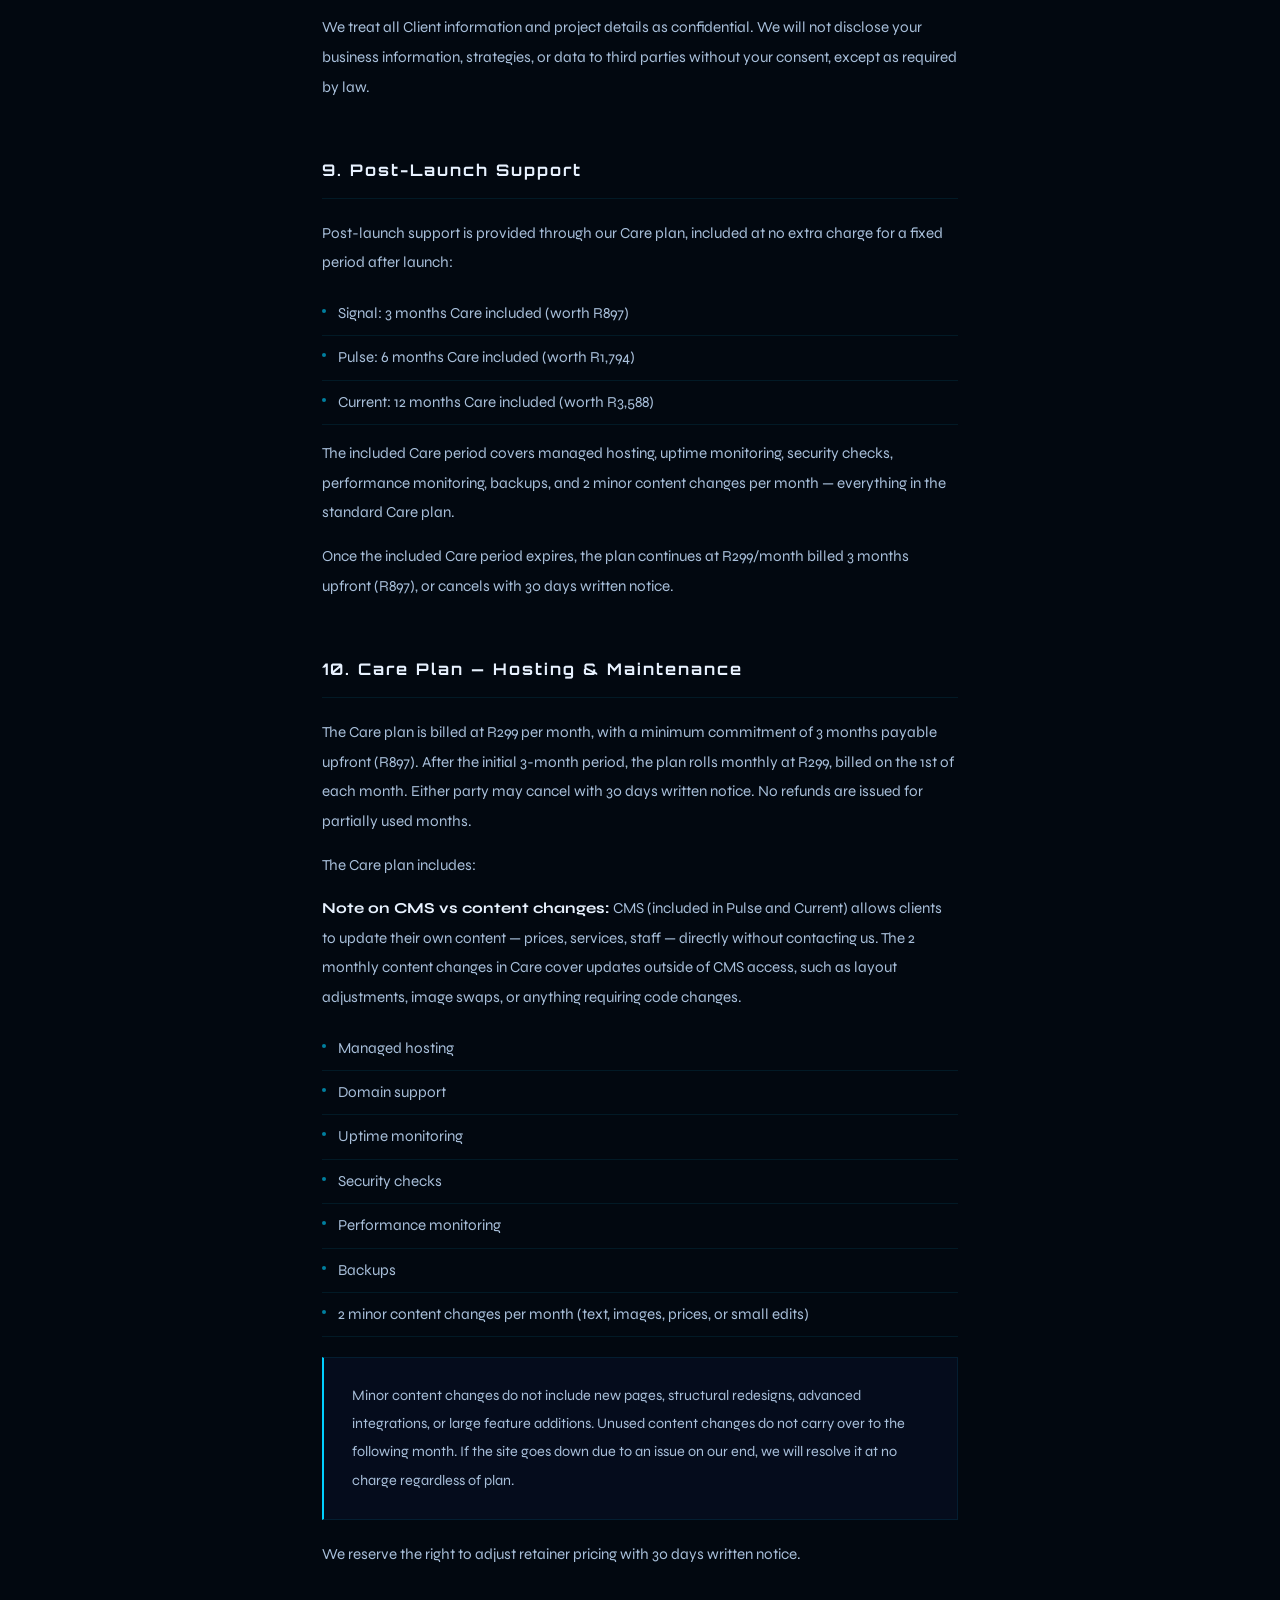
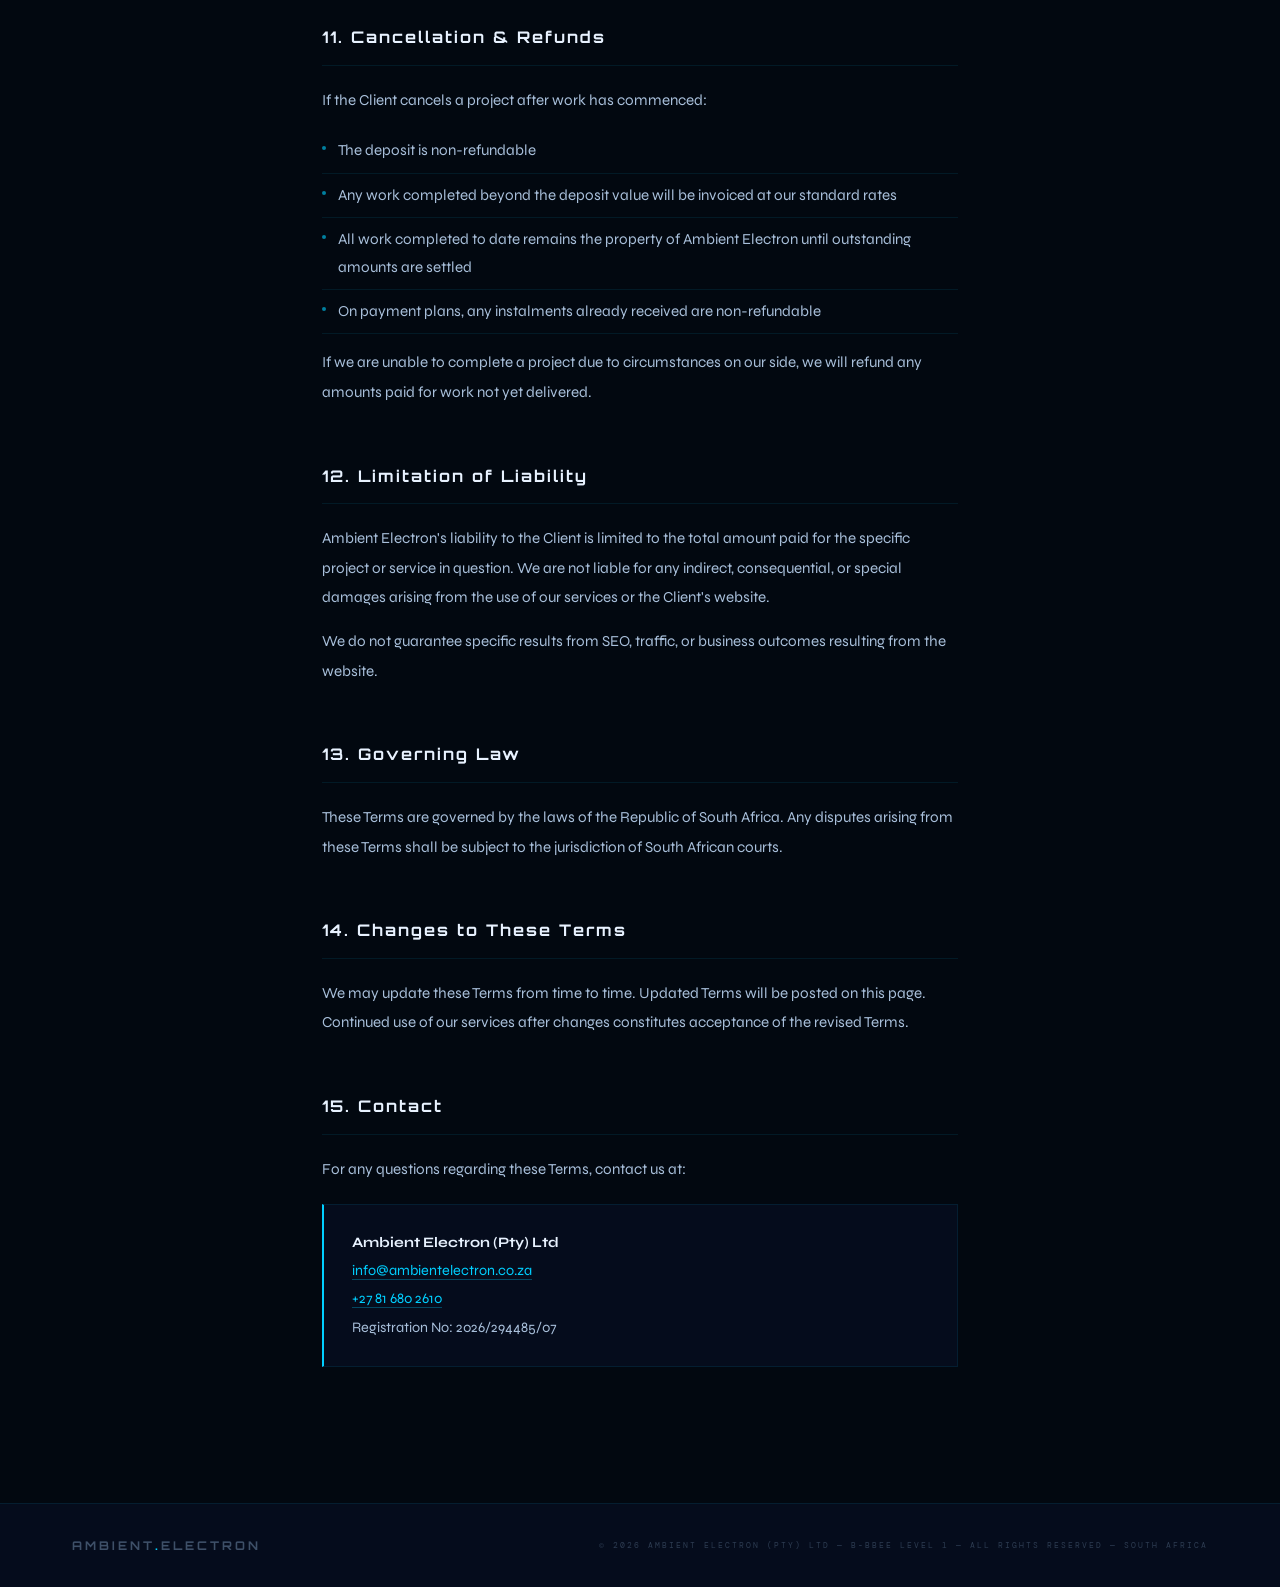
<file: terms (2).html>
<!DOCTYPE html>
<html lang="en">
<head>
<meta charset="UTF-8">
<meta name="viewport" content="width=device-width, initial-scale=1.0">
<title>Terms of Service — Ambient Electron</title>
<meta name="description" content="Terms of Service for Ambient Electron (Pty) Ltd — the terms governing our web design and development services.">
<meta name="robots" content="noindex">
<link rel="canonical" href="https://www.ambientelectron.co.za/terms">
<link rel="preconnect" href="https://fonts.googleapis.com">
<link href="https://fonts.googleapis.com/css2?family=Orbitron:wght@400;700;900&family=Syne:wght@300;400;600;700&family=DM+Mono:ital,wght@0,300;1,300&display=swap" rel="stylesheet">
<style>
*,*::before,*::after{box-sizing:border-box;margin:0;padding:0}
:root{
  --ink:#020810;--deep:#050c1c;--c:#00cfff;
  --c2:rgba(0,207,255,0.12);--dim:rgba(0,207,255,0.22);
  --text:#a8bfda;--soft:#3e5068;--whi:#e8f2ff;
  --ln:rgba(0,207,255,0.09);--pad:72px;
}
@media(max-width:768px){:root{--pad:22px}}
html{scroll-behavior:smooth}
body{background:var(--ink);color:var(--text);font-family:"Syne",sans-serif;font-size:16px;line-height:1.6;overflow-x:hidden}
::-webkit-scrollbar{width:3px}
::-webkit-scrollbar-track{background:var(--ink)}
::-webkit-scrollbar-thumb{background:var(--dim)}
nav{position:fixed;top:0;left:0;right:0;z-index:200;padding:22px var(--pad);display:flex;justify-content:space-between;align-items:center;background:rgba(2,8,16,0.88);backdrop-filter:blur(16px);-webkit-backdrop-filter:blur(16px);border-bottom:1px solid var(--ln)}
.nb{font-family:"Orbitron",sans-serif;font-size:.78rem;font-weight:700;color:var(--whi);letter-spacing:3px;text-decoration:none;transition:opacity .4s}
.nb:hover{opacity:.6}
.nb span{color:var(--c)}
.nb-back{font-family:"DM Mono",monospace;font-size:.6rem;letter-spacing:3px;color:var(--soft);text-decoration:none;text-transform:uppercase;transition:color .3s}
.nb-back:hover{color:var(--c)}
.hero{padding:140px var(--pad) 80px;border-bottom:1px solid var(--ln)}
.hero-label{font-family:"DM Mono",monospace;font-size:.58rem;letter-spacing:4px;color:var(--c);text-transform:uppercase;opacity:.6;margin-bottom:20px}
.hero-title{font-family:"Orbitron",sans-serif;font-size:clamp(1.8rem,5vw,3.5rem);font-weight:900;color:var(--whi);line-height:1;margin-bottom:20px;letter-spacing:-0.01em}
.hero-meta{font-family:"DM Mono",monospace;font-size:.6rem;letter-spacing:3px;color:var(--soft)}
.content{max-width:780px;margin:0 auto;padding:80px var(--pad)}
.section{margin-bottom:56px}
.section-title{font-family:"Orbitron",sans-serif;font-size:clamp(.85rem,1.5vw,1rem);font-weight:700;color:var(--whi);letter-spacing:2px;margin-bottom:20px;padding-bottom:14px;border-bottom:1px solid var(--ln)}
.section p{font-size:.95rem;color:var(--text);line-height:1.95;margin-bottom:14px}
.section p:last-child{margin-bottom:0}
.section ul{list-style:none;margin:14px 0}
.section ul li{font-size:.95rem;color:var(--text);line-height:1.8;padding:8px 0;border-bottom:1px solid var(--ln);display:flex;gap:12px;align-items:flex-start}
.section ul li::before{content:"";width:4px;height:4px;border-radius:50%;background:var(--c);opacity:.6;flex-shrink:0;margin-top:9px}
.section a{color:var(--c);text-decoration:none;border-bottom:1px solid rgba(0,207,255,.3);transition:border-color .3s}
.section a:hover{border-color:var(--c)}
.highlight{background:var(--deep);border:1px solid var(--ln);padding:24px 28px;margin:20px 0;border-left:2px solid var(--c)}
.highlight p{margin:0;font-size:.9rem}
footer{background:var(--deep);padding:32px var(--pad);border-top:1px solid var(--ln);display:flex;justify-content:space-between;align-items:center;flex-wrap:wrap;gap:14px}
.ft-brand{font-family:"Orbitron",sans-serif;font-size:.75rem;font-weight:700;color:var(--soft);letter-spacing:3px}
.ft-brand span{color:var(--c)}
.ft-copy{font-family:"DM Mono",monospace;font-size:.52rem;letter-spacing:2px;color:var(--soft);opacity:.7}
</style>
</head>
<body>

<nav>
  <a href="/" class="nb">AMBIENT<span>.</span>ELECTRON</a>
  <a href="/" class="nb-back">← Back to site</a>
</nav>

<div class="hero">
  <div class="hero-label">Legal</div>
  <h1 class="hero-title">Terms of Service</h1>
  <p class="hero-meta">Last updated: April 2026 &nbsp;·&nbsp; Ambient Electron (Pty) Ltd</p>
</div>

<div class="content">

  <div class="section">
    <h2 class="section-title">1. Introduction</h2>
    <p>These Terms of Service ("Terms") govern the relationship between Ambient Electron (Pty) Ltd ("we", "us", "our") and any individual or organisation ("Client", "you") that engages our web design and development services.</p>
    <p>By engaging our services, requesting a quote, or making any payment, you agree to be bound by these Terms. Please read them carefully before proceeding.</p>
  </div>

  <div class="section">
    <h2 class="section-title">2. Our Services</h2>
    <p>Ambient Electron provides the following services:</p>
    <ul>
      <li>Website design and development</li>
      <li>Website personalisation based on proven foundations</li>
      <li>Hosting setup and configuration</li>
      <li>Website maintenance and support on a retainer basis</li>
      <li>Any additional services agreed upon in writing</li>
    </ul>
    <p>The scope of work for each project will be confirmed in a written proposal or quotation before work begins.</p>
  </div>

  <div class="section">
    <h2 class="section-title">3. Quotations & Proposals</h2>
    <p>All quotations are valid for 14 days from the date of issue. A quotation does not constitute a binding agreement until accepted in writing and a deposit has been received.</p>
    <p>We reserve the right to revise a quotation if the scope of work changes after acceptance.</p>
  </div>

  <div class="section">
    <h2 class="section-title">4. Payment Terms</h2>
    <p>Our standard payment structure for all packages is as follows:</p>
    <ul>
      <li>50% non-refundable deposit required before work commences</li>
      <li>50% balance due upon project completion before final delivery or launch</li>
      <li>Maintenance and hosting retainer fees are billed in advance as per the Care plan terms</li>
    </ul>
    <div class="highlight">
      <p>Work will not commence until the deposit has been received and cleared. Final files, credentials, domain access, and live deployment will not be released until the full outstanding balance is settled. Hosting remains under Ambient Electron's control until all amounts are paid in full.</p>
    </div>
    <p>Invoices not paid within 7 days of the due date may incur a late payment fee of 10% of the outstanding amount, or result in suspension or termination of services at our discretion.</p>
    <p>All payments are to be made via EFT or other agreed method. Proof of payment must be sent promptly. Work resumes only once payment has been confirmed and cleared.</p>

    <h2 class="section-title" style="margin-top:32px">4a. Payment Plans (Pulse & Current Only)</h2>
    <p>An optional 3-instalment payment plan is available on Pulse and Current packages only. The structure is as follows:</p>
    <ul>
      <li>33% deposit to commence work — non-refundable</li>
      <li>33% due at the second revision round — must be paid before further development continues</li>
      <li>33% due upon completion — must be paid before launch or file handover</li>
    </ul>
    <div class="highlight">
      <p>If a scheduled instalment is not received within 5 business days of the agreed due date, work will pause immediately and will not resume until payment is made. If payment is not received within 14 days of the due date, the project may be cancelled at our discretion with no refund of amounts already paid. Payment plans must be agreed upon in writing before work begins and are not available on the Signal package.</p>
    </div>
    <p>Clients on a payment plan may not request changes, revisions, or additional work while a payment is overdue. Content or feedback delays caused by the Client that extend the project timeline do not extend payment due dates.</p>
  </div>

  <div class="section">
    <h2 class="section-title">4b. Optional Add-Ons</h2>
    <p>The following services are available as optional add-ons to any package and will be quoted separately based on scope and complexity:</p>
    <ul>
      <li>Additional pages beyond the package scope</li>
      <li>E-commerce / online store integration</li>
      <li>Booking system integration</li>
      <li>Blog setup and configuration</li>
      <li>Email marketing integration</li>
      <li>Branding assistance and logo design</li>
      <li>Copywriting and content creation</li>
      <li>Custom animations and interactions</li>
      <li>SEO campaigns and ongoing optimisation</li>
      <li>Additional revision rounds beyond the included amount</li>
    </ul>
    <p>Add-ons must be agreed upon in writing and will be invoiced separately. Payment for add-ons follows the same terms as the main package unless otherwise agreed.</p>
  </div>

  <div class="section">
    <h2 class="section-title">5. Revision Rounds</h2>
    <p>Each package includes a set number of revision rounds:</p>
    <ul>
      <li>Signal: 2 revision rounds</li>
      <li>Pulse: 3 revision rounds</li>
      <li>Current: 5 revision rounds</li>
    </ul>
    <p>As a general guide, Signal suits 1–5 page builds, Pulse suits 4–10 pages, and Current suits larger or more complex projects. Final scope is confirmed during your consultation.</p>
    <p>A revision round is defined as a consolidated set of changes submitted in a single request. Additional revision rounds beyond the included amount will be quoted and billed separately.</p>
    <p>Revision rounds do not include changes to the agreed scope of work, new pages, or structural redesigns.</p>
  </div>

  <div class="section">
    <h2 class="section-title">6. Client Responsibilities</h2>
    <p>To ensure timely delivery, the Client agrees to:</p>
    <ul>
      <li>Provide all required content (text, images, logos, documents) within 7 days of project commencement</li>
      <li>Respond to review requests and feedback within 5 business days</li>
      <li>Provide accurate and complete information required for the project</li>
      <li>Ensure they have the legal right to use any content supplied to us</li>
    </ul>
    <p>Delays caused by the Client's failure to provide content or feedback may result in revised delivery timelines and additional charges.</p>
  </div>

  <div class="section">
    <h2 class="section-title">7. Intellectual Property</h2>
    <p>Upon receipt of full payment, the Client receives full ownership of the final website design and content as delivered. This includes all design assets, code, and written content created specifically for the project.</p>
    <p>We retain the right to:</p>
    <ul>
      <li>Display the completed work in our portfolio</li>
      <li>Reference the Client's name and project in marketing materials, unless otherwise agreed in writing</li>
      <li>Retain ownership of any reusable frameworks, libraries, or base templates used in the project</li>
    </ul>
    <p>Third-party assets (stock images, fonts, plugins) remain subject to their respective licences.</p>
  </div>

  <div class="section">
    <h2 class="section-title">8. Confidentiality</h2>
    <p>We treat all Client information and project details as confidential. We will not disclose your business information, strategies, or data to third parties without your consent, except as required by law.</p>
  </div>

  <div class="section">
    <h2 class="section-title">9. Post-Launch Support</h2>
    <p>Post-launch support is provided through our Care plan, included at no extra charge for a fixed period after launch:</p>
    <ul>
      <li>Signal: 3 months Care included (worth R897)</li>
      <li>Pulse: 6 months Care included (worth R1,794)</li>
      <li>Current: 12 months Care included (worth R3,588)</li>
    </ul>
    <p>The included Care period covers managed hosting, uptime monitoring, security checks, performance monitoring, backups, and 2 minor content changes per month — everything in the standard Care plan.</p>
    <p>Once the included Care period expires, the plan continues at R299/month billed 3 months upfront (R897), or cancels with 30 days written notice.</p>
  </div>

  <div class="section">
    <h2 class="section-title">10. Care Plan — Hosting & Maintenance</h2>
    <p>The Care plan is billed at R299 per month, with a minimum commitment of 3 months payable upfront (R897). After the initial 3-month period, the plan rolls monthly at R299, billed on the 1st of each month. Either party may cancel with 30 days written notice. No refunds are issued for partially used months.</p>
    <p>The Care plan includes:</p>
    <p><strong style="color:var(--whi)">Note on CMS vs content changes:</strong> CMS (included in Pulse and Current) allows clients to update their own content — prices, services, staff — directly without contacting us. The 2 monthly content changes in Care cover updates outside of CMS access, such as layout adjustments, image swaps, or anything requiring code changes.</p>
    <ul>
      <li>Managed hosting</li>
      <li>Domain support</li>
      <li>Uptime monitoring</li>
      <li>Security checks</li>
      <li>Performance monitoring</li>
      <li>Backups</li>
      <li>2 minor content changes per month (text, images, prices, or small edits)</li>
    </ul>
    <div class="highlight">
      <p>Minor content changes do not include new pages, structural redesigns, advanced integrations, or large feature additions. Unused content changes do not carry over to the following month. If the site goes down due to an issue on our end, we will resolve it at no charge regardless of plan.</p>
    </div>
    <p>We reserve the right to adjust retainer pricing with 30 days written notice.</p>
  </div>

  <div class="section">
    <h2 class="section-title">11. Cancellation & Refunds</h2>
    <p>If the Client cancels a project after work has commenced:</p>
    <ul>
      <li>The deposit is non-refundable</li>
      <li>Any work completed beyond the deposit value will be invoiced at our standard rates</li>
      <li>All work completed to date remains the property of Ambient Electron until outstanding amounts are settled</li>
      <li>On payment plans, any instalments already received are non-refundable</li>
    </ul>
    <p>If we are unable to complete a project due to circumstances on our side, we will refund any amounts paid for work not yet delivered.</p>
  </div>

  <div class="section">
    <h2 class="section-title">12. Limitation of Liability</h2>
    <p>Ambient Electron's liability to the Client is limited to the total amount paid for the specific project or service in question. We are not liable for any indirect, consequential, or special damages arising from the use of our services or the Client's website.</p>
    <p>We do not guarantee specific results from SEO, traffic, or business outcomes resulting from the website.</p>
  </div>

  <div class="section">
    <h2 class="section-title">13. Governing Law</h2>
    <p>These Terms are governed by the laws of the Republic of South Africa. Any disputes arising from these Terms shall be subject to the jurisdiction of South African courts.</p>
  </div>

  <div class="section">
    <h2 class="section-title">14. Changes to These Terms</h2>
    <p>We may update these Terms from time to time. Updated Terms will be posted on this page. Continued use of our services after changes constitutes acceptance of the revised Terms.</p>
  </div>

  <div class="section">
    <h2 class="section-title">15. Contact</h2>
    <p>For any questions regarding these Terms, contact us at:</p>
    <div class="highlight">
      <p>
        <strong style="color:var(--whi)">Ambient Electron (Pty) Ltd</strong><br>
        <a href="mailto:info@ambientelectron.co.za">info@ambientelectron.co.za</a><br>
        <a href="https://wa.me/27816802610">+27 81 680 2610</a><br>
        Registration No: 2026/294485/07
      </p>
    </div>
  </div>

</div>

<footer>
  <div class="ft-brand">AMBIENT<span>.</span>ELECTRON</div>
  <div class="ft-copy">© 2026 AMBIENT ELECTRON (PTY) LTD — B-BBEE LEVEL 1 — ALL RIGHTS RESERVED — SOUTH AFRICA</div>
</footer>

</body>
</html>
</file>
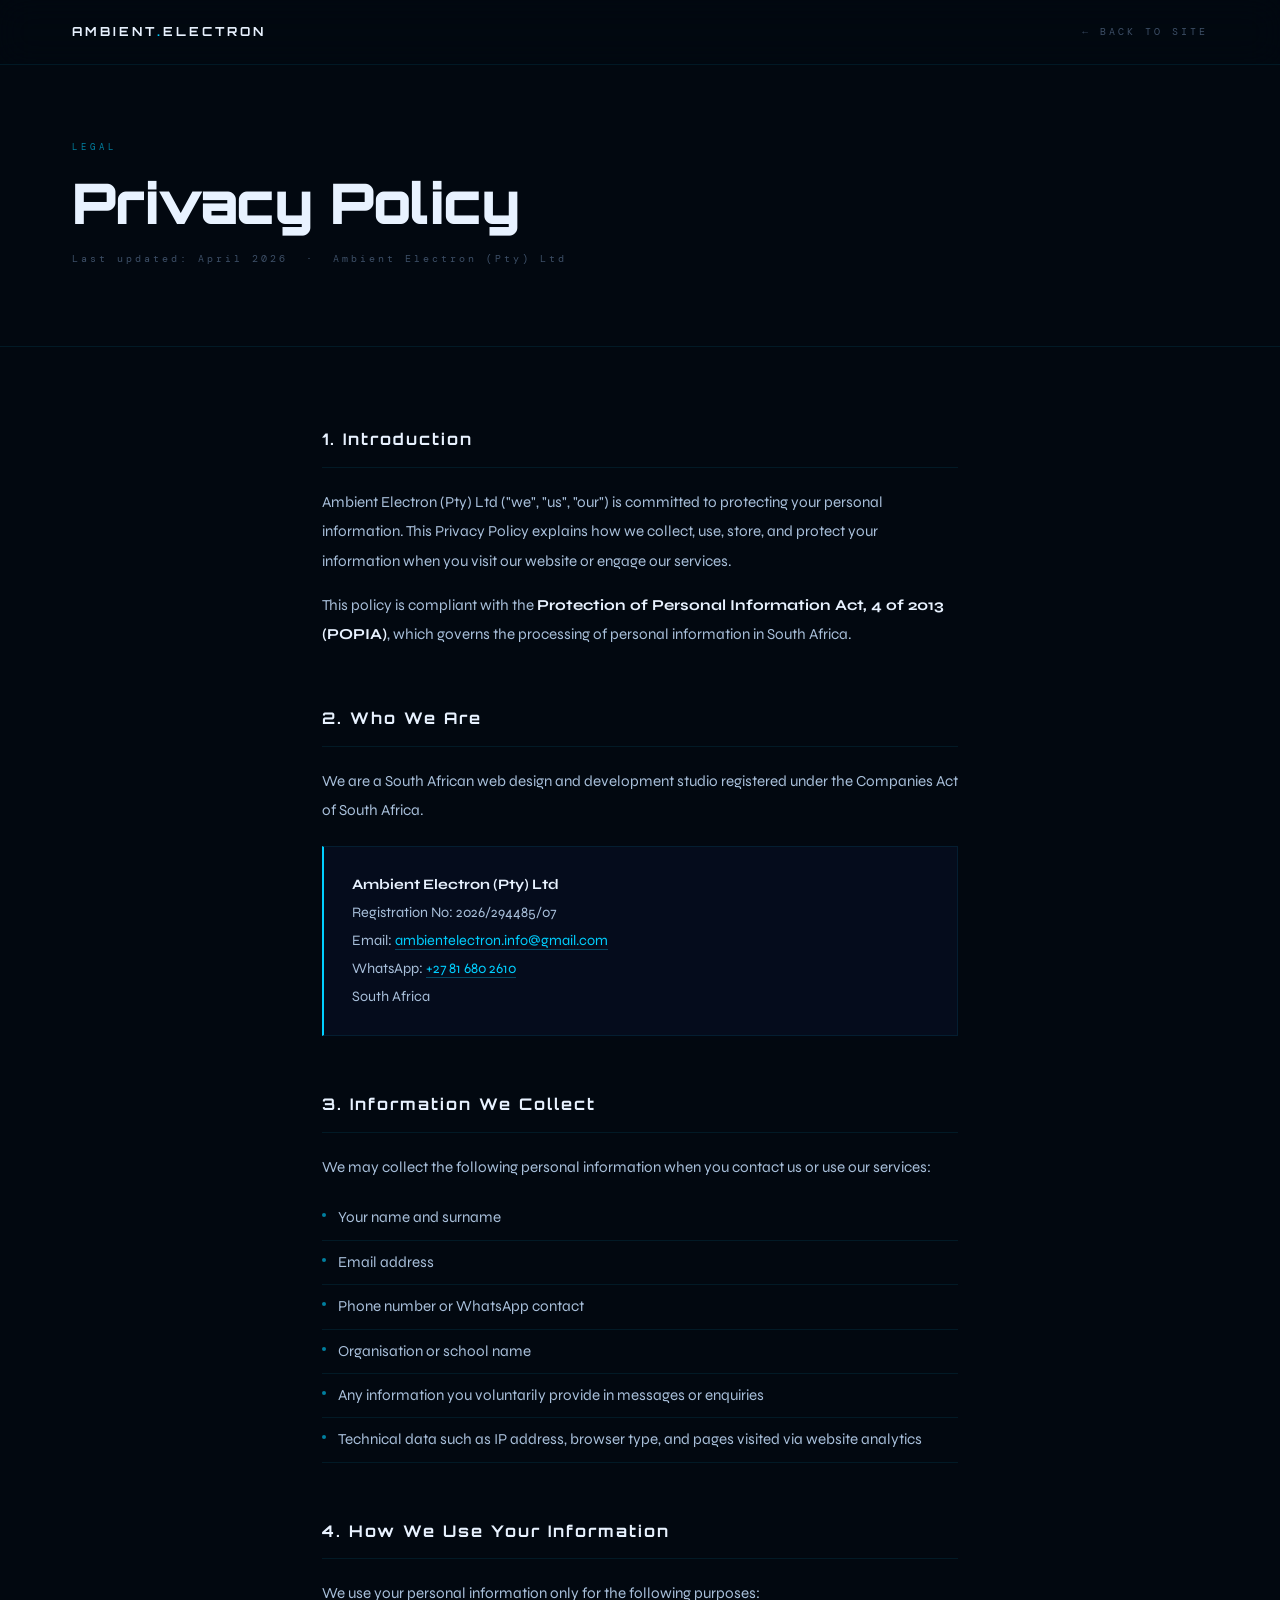
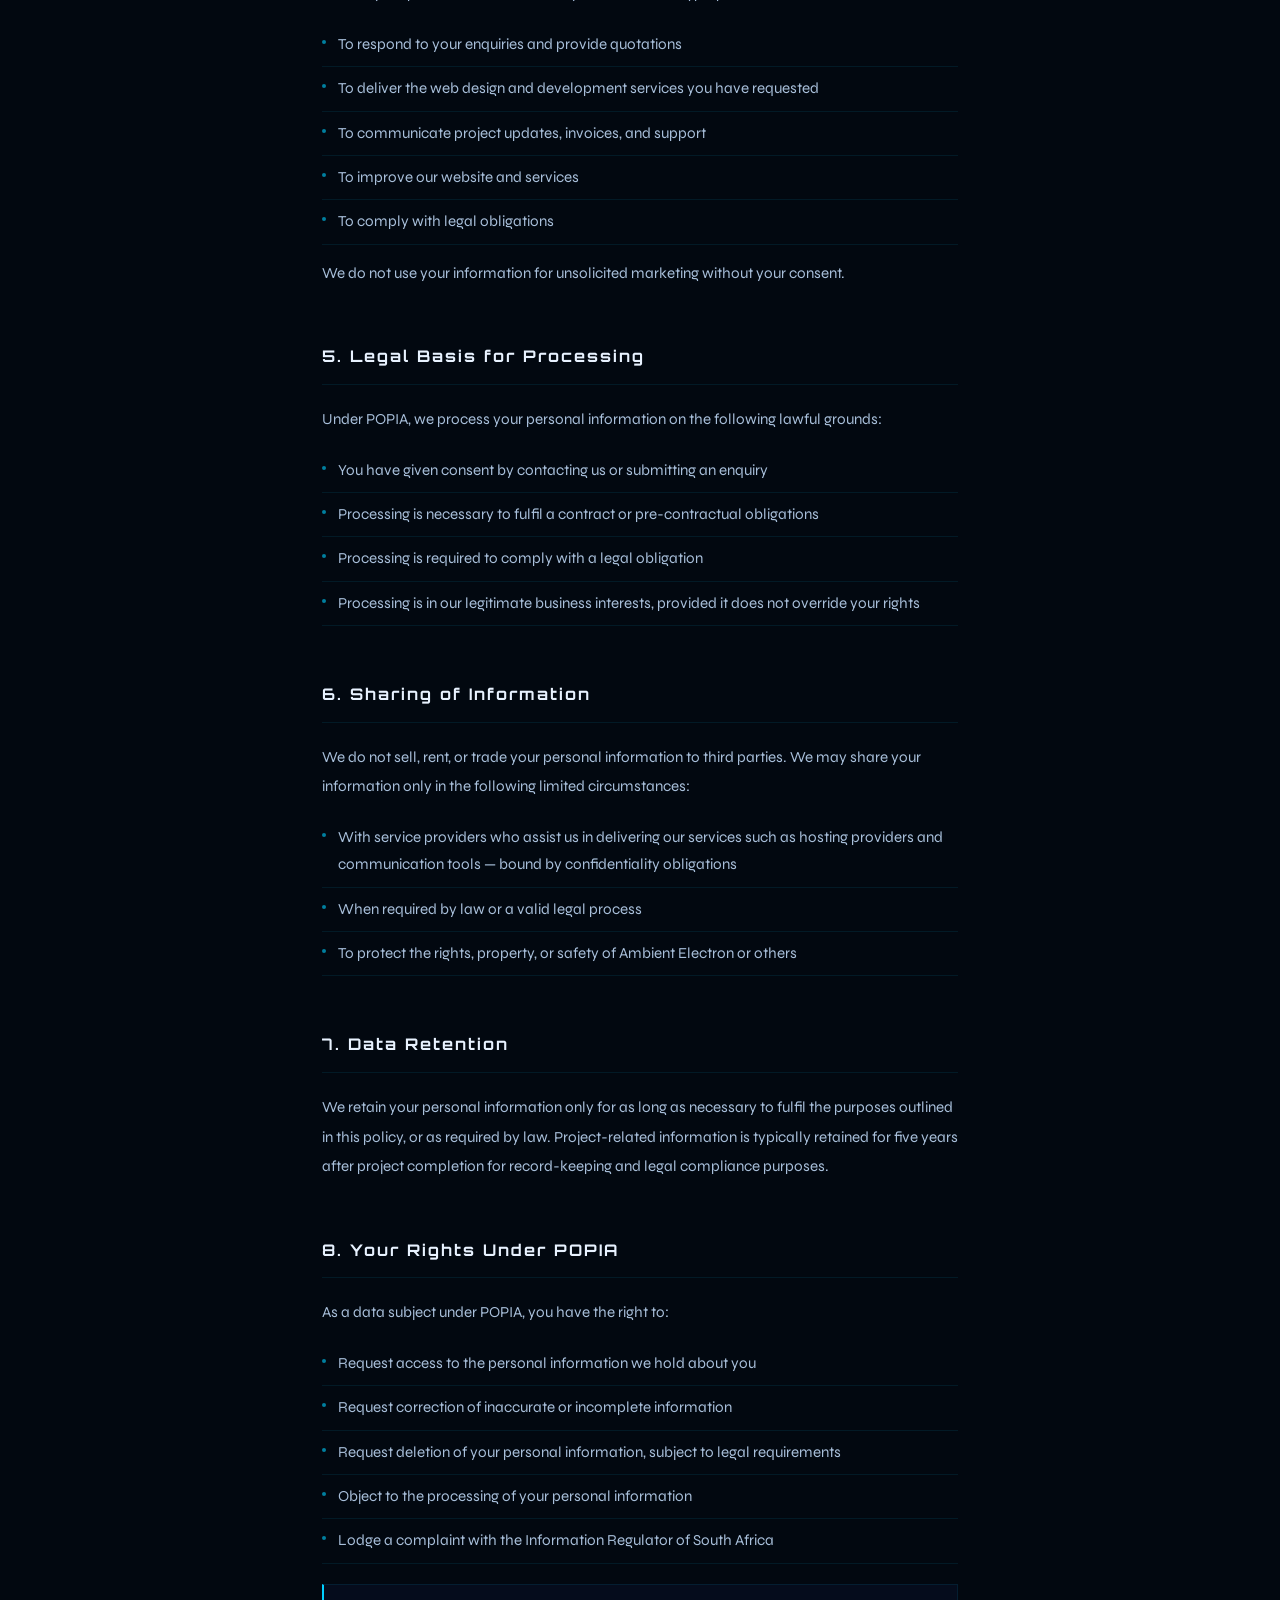
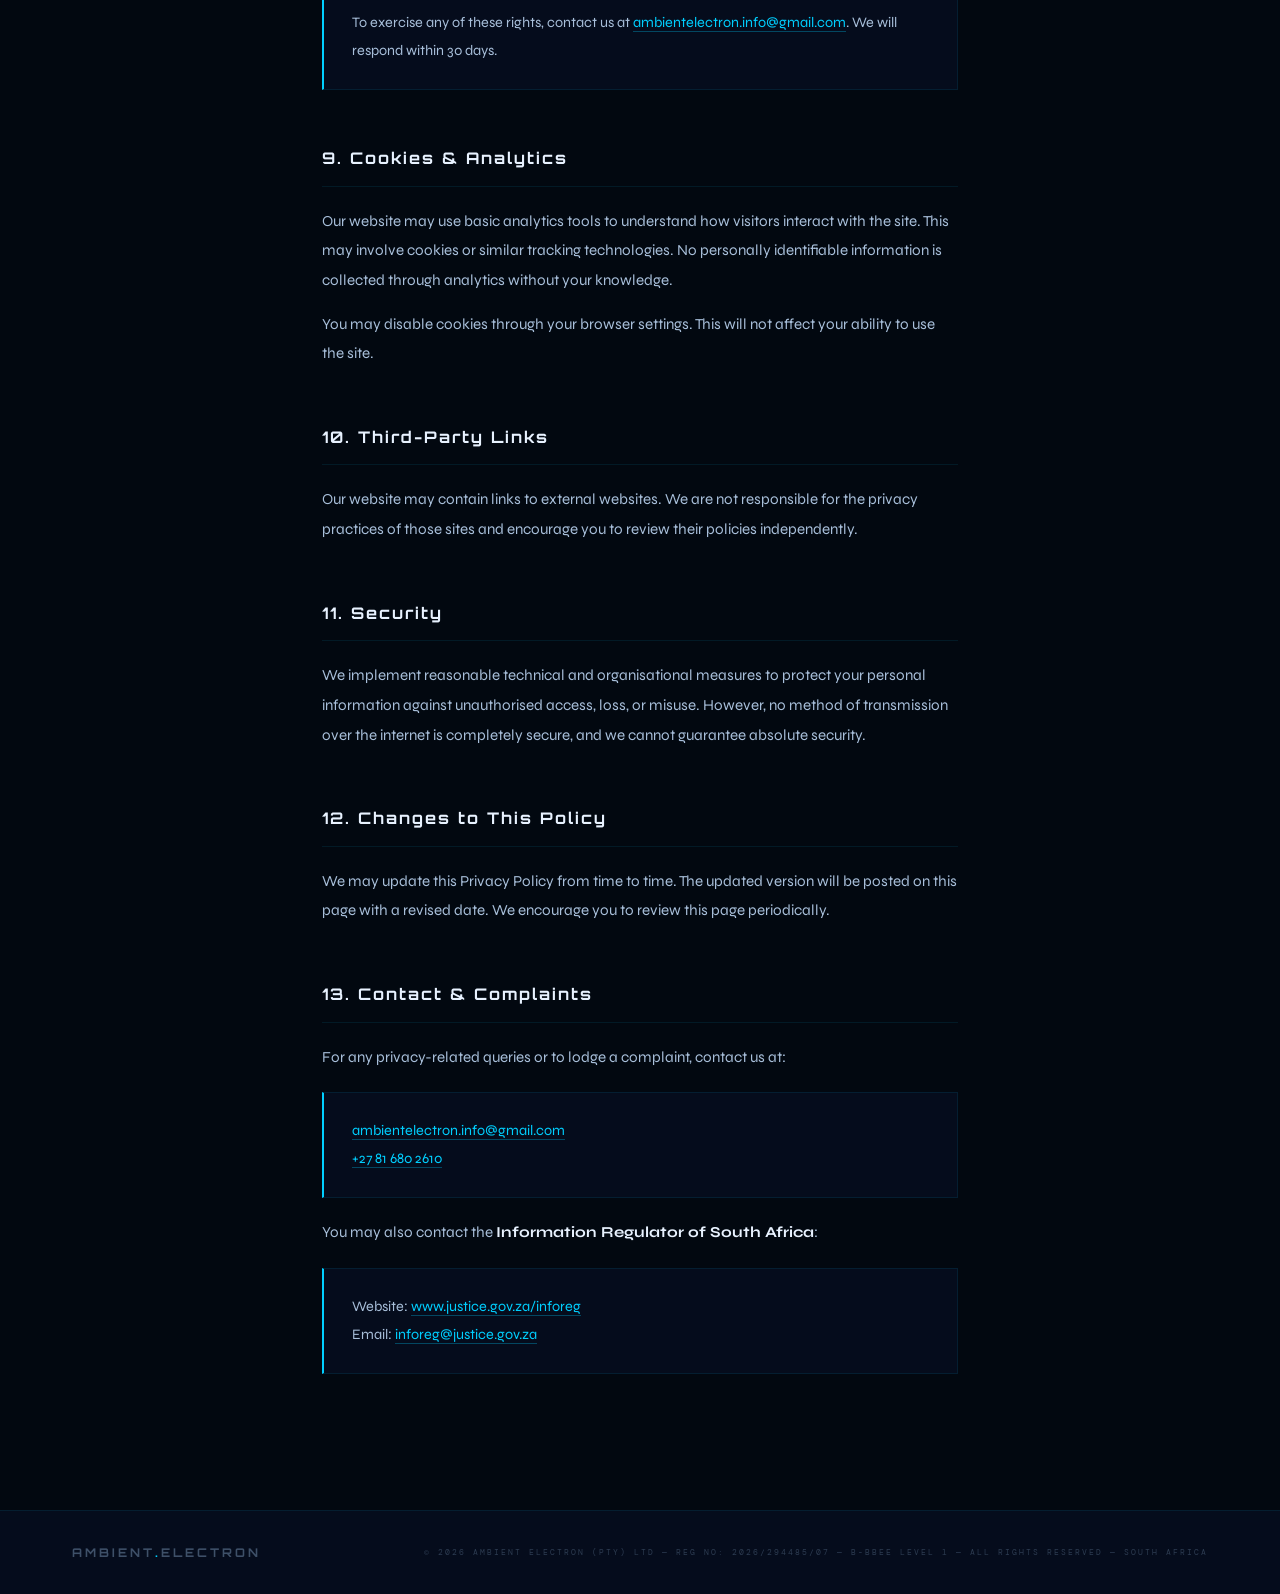
<file: pages/privacy-policy.html>
<!DOCTYPE html>
<html lang="en">
<head>
<meta charset="UTF-8">
<meta name="viewport" content="width=device-width, initial-scale=1.0">
<title>Privacy Policy — Ambient Electron</title>
<meta name="description" content="Privacy Policy for Ambient Electron (Pty) Ltd — how we collect, use, and protect your personal information in accordance with POPIA.">
<meta name="robots" content="noindex">
<link rel="icon" type="image/png" href="../assets/ambient-electron-icon.svg">
<link rel="canonical" href="https://www.ambientelectron.co.za/privacy-policy">
<link rel="preconnect" href="https://fonts.googleapis.com">
<link href="https://fonts.googleapis.com/css2?family=Orbitron:wght@400;700;900&family=Syne:wght@300;400;600;700&family=DM+Mono:ital,wght@0,300;1,300&display=swap" rel="stylesheet">
<style>
*,*::before,*::after{box-sizing:border-box;margin:0;padding:0}
:root{
  --ink:#020810;--deep:#050c1c;--c:#00cfff;
  --c2:rgba(0,207,255,0.12);--dim:rgba(0,207,255,0.22);
  --text:#a8bfda;--soft:#3e5068;--whi:#e8f2ff;
  --ln:rgba(0,207,255,0.09);--pad:72px;
}
@media(max-width:768px){:root{--pad:22px}}
html{scroll-behavior:smooth}
body{background:var(--ink);color:var(--text);font-family:"Syne",sans-serif;font-size:16px;line-height:1.6;overflow-x:hidden}
::-webkit-scrollbar{width:3px}
::-webkit-scrollbar-track{background:var(--ink)}
::-webkit-scrollbar-thumb{background:var(--dim)}
nav{position:fixed;top:0;left:0;right:0;z-index:200;padding:22px var(--pad);display:flex;justify-content:space-between;align-items:center;background:rgba(2,8,16,0.88);backdrop-filter:blur(16px);-webkit-backdrop-filter:blur(16px);border-bottom:1px solid var(--ln)}
.nb{font-family:"Orbitron",sans-serif;font-size:.78rem;font-weight:700;color:var(--whi);letter-spacing:3px;text-decoration:none;transition:opacity .4s}
.nb:hover{opacity:.6}
.nb span{color:var(--c)}
.nb-back{font-family:"DM Mono",monospace;font-size:.6rem;letter-spacing:3px;color:var(--soft);text-decoration:none;text-transform:uppercase;transition:color .3s}
.nb-back:hover{color:var(--c)}
.hero{padding:140px var(--pad) 80px;border-bottom:1px solid var(--ln)}
.hero-label{font-family:"DM Mono",monospace;font-size:.58rem;letter-spacing:4px;color:var(--c);text-transform:uppercase;opacity:.6;margin-bottom:20px}
.hero-title{font-family:"Orbitron",sans-serif;font-size:clamp(1.8rem,5vw,3.5rem);font-weight:900;color:var(--whi);line-height:1;margin-bottom:20px;letter-spacing:-0.01em}
.hero-meta{font-family:"DM Mono",monospace;font-size:.6rem;letter-spacing:3px;color:var(--soft)}
.content{max-width:780px;margin:0 auto;padding:80px var(--pad)}
.section{margin-bottom:56px}
.section-title{font-family:"Orbitron",sans-serif;font-size:clamp(.85rem,1.5vw,1rem);font-weight:700;color:var(--whi);letter-spacing:2px;margin-bottom:20px;padding-bottom:14px;border-bottom:1px solid var(--ln)}
.section p{font-size:.95rem;color:var(--text);line-height:1.95;margin-bottom:14px}
.section p:last-child{margin-bottom:0}
.section ul{list-style:none;margin:14px 0}
.section ul li{font-size:.95rem;color:var(--text);line-height:1.8;padding:8px 0;border-bottom:1px solid var(--ln);display:flex;gap:12px;align-items:flex-start}
.section ul li::before{content:"";width:4px;height:4px;border-radius:50%;background:var(--c);opacity:.6;flex-shrink:0;margin-top:9px}
.section a{color:var(--c);text-decoration:none;border-bottom:1px solid rgba(0,207,255,.3);transition:border-color .3s}
.section a:hover{border-color:var(--c)}
.highlight{background:var(--deep);border:1px solid var(--ln);padding:24px 28px;margin:20px 0;border-left:2px solid var(--c)}
.highlight p{margin:0;font-size:.9rem}
footer{background:var(--deep);padding:32px var(--pad);border-top:1px solid var(--ln);display:flex;justify-content:space-between;align-items:center;flex-wrap:wrap;gap:14px}
.ft-brand{font-family:"Orbitron",sans-serif;font-size:.75rem;font-weight:700;color:var(--soft);letter-spacing:3px}
.ft-brand span{color:var(--c)}
.ft-copy{font-family:"DM Mono",monospace;font-size:.52rem;letter-spacing:2px;color:var(--soft);opacity:.7}
</style>
</head>
<body>

<nav>
  <a href="/" class="nb">AMBIENT<span>.</span>ELECTRON</a>
  <a href="/" class="nb-back">← Back to site</a>
</nav>

<div class="hero">
  <div class="hero-label">Legal</div>
  <h1 class="hero-title">Privacy Policy</h1>
  <p class="hero-meta">Last updated: April 2026 &nbsp;·&nbsp; Ambient Electron (Pty) Ltd</p>
</div>

<div class="content">

  <div class="section">
    <h2 class="section-title">1. Introduction</h2>
    <p>Ambient Electron (Pty) Ltd ("we", "us", "our") is committed to protecting your personal information. This Privacy Policy explains how we collect, use, store, and protect your information when you visit our website or engage our services.</p>
    <p>This policy is compliant with the <strong style="color:var(--whi)">Protection of Personal Information Act, 4 of 2013 (POPIA)</strong>, which governs the processing of personal information in South Africa.</p>
  </div>

  <div class="section">
    <h2 class="section-title">2. Who We Are</h2>
    <p>We are a South African web design and development studio registered under the Companies Act of South Africa.</p>
    <div class="highlight">
      <p>
        <strong style="color:var(--whi)">Ambient Electron (Pty) Ltd</strong><br>
        Registration No: 2026/294485/07<br>
        Email: <a href="mailto:ambientelectron.info@gmail.com">ambientelectron.info@gmail.com</a><br>
        WhatsApp: <a href="https://wa.me/27816802610">+27 81 680 2610</a><br>
        South Africa
      </p>
    </div>
  </div>

  <div class="section">
    <h2 class="section-title">3. Information We Collect</h2>
    <p>We may collect the following personal information when you contact us or use our services:</p>
    <ul>
      <li>Your name and surname</li>
      <li>Email address</li>
      <li>Phone number or WhatsApp contact</li>
      <li>Organisation or school name</li>
      <li>Any information you voluntarily provide in messages or enquiries</li>
      <li>Technical data such as IP address, browser type, and pages visited via website analytics</li>
    </ul>
  </div>

  <div class="section">
    <h2 class="section-title">4. How We Use Your Information</h2>
    <p>We use your personal information only for the following purposes:</p>
    <ul>
      <li>To respond to your enquiries and provide quotations</li>
      <li>To deliver the web design and development services you have requested</li>
      <li>To communicate project updates, invoices, and support</li>
      <li>To improve our website and services</li>
      <li>To comply with legal obligations</li>
    </ul>
    <p>We do not use your information for unsolicited marketing without your consent.</p>
  </div>

  <div class="section">
    <h2 class="section-title">5. Legal Basis for Processing</h2>
    <p>Under POPIA, we process your personal information on the following lawful grounds:</p>
    <ul>
      <li>You have given consent by contacting us or submitting an enquiry</li>
      <li>Processing is necessary to fulfil a contract or pre-contractual obligations</li>
      <li>Processing is required to comply with a legal obligation</li>
      <li>Processing is in our legitimate business interests, provided it does not override your rights</li>
    </ul>
  </div>

  <div class="section">
    <h2 class="section-title">6. Sharing of Information</h2>
    <p>We do not sell, rent, or trade your personal information to third parties. We may share your information only in the following limited circumstances:</p>
    <ul>
      <li>With service providers who assist us in delivering our services such as hosting providers and communication tools — bound by confidentiality obligations</li>
      <li>When required by law or a valid legal process</li>
      <li>To protect the rights, property, or safety of Ambient Electron or others</li>
    </ul>
  </div>

  <div class="section">
    <h2 class="section-title">7. Data Retention</h2>
    <p>We retain your personal information only for as long as necessary to fulfil the purposes outlined in this policy, or as required by law. Project-related information is typically retained for five years after project completion for record-keeping and legal compliance purposes.</p>
  </div>

  <div class="section">
    <h2 class="section-title">8. Your Rights Under POPIA</h2>
    <p>As a data subject under POPIA, you have the right to:</p>
    <ul>
      <li>Request access to the personal information we hold about you</li>
      <li>Request correction of inaccurate or incomplete information</li>
      <li>Request deletion of your personal information, subject to legal requirements</li>
      <li>Object to the processing of your personal information</li>
      <li>Lodge a complaint with the Information Regulator of South Africa</li>
    </ul>
    <div class="highlight">
      <p>To exercise any of these rights, contact us at <a href="mailto:ambientelectron.info@gmail.com">ambientelectron.info@gmail.com</a>. We will respond within 30 days.</p>
    </div>
  </div>

  <div class="section">
    <h2 class="section-title">9. Cookies & Analytics</h2>
    <p>Our website may use basic analytics tools to understand how visitors interact with the site. This may involve cookies or similar tracking technologies. No personally identifiable information is collected through analytics without your knowledge.</p>
    <p>You may disable cookies through your browser settings. This will not affect your ability to use the site.</p>
  </div>

  <div class="section">
    <h2 class="section-title">10. Third-Party Links</h2>
    <p>Our website may contain links to external websites. We are not responsible for the privacy practices of those sites and encourage you to review their policies independently.</p>
  </div>

  <div class="section">
    <h2 class="section-title">11. Security</h2>
    <p>We implement reasonable technical and organisational measures to protect your personal information against unauthorised access, loss, or misuse. However, no method of transmission over the internet is completely secure, and we cannot guarantee absolute security.</p>
  </div>

  <div class="section">
    <h2 class="section-title">12. Changes to This Policy</h2>
    <p>We may update this Privacy Policy from time to time. The updated version will be posted on this page with a revised date. We encourage you to review this page periodically.</p>
  </div>

  <div class="section">
    <h2 class="section-title">13. Contact & Complaints</h2>
    <p>For any privacy-related queries or to lodge a complaint, contact us at:</p>
    <div class="highlight">
      <p>
        <a href="mailto:ambientelectron.info@gmail.com">ambientelectron.info@gmail.com</a><br>
        <a href="https://wa.me/27816802610">+27 81 680 2610</a>
      </p>
    </div>
    <p>You may also contact the <strong style="color:var(--whi)">Information Regulator of South Africa</strong>:</p>
    <div class="highlight">
      <p>
        Website: <a href="https://www.justice.gov.za/inforeg/" target="_blank" rel="noopener">www.justice.gov.za/inforeg</a><br>
        Email: <a href="mailto:inforeg@justice.gov.za">inforeg@justice.gov.za</a>
      </p>
    </div>
  </div>

</div>

<footer>
  <div class="ft-brand">AMBIENT<span>.</span>ELECTRON</div>
  <div class="ft-copy">© 2026 AMBIENT ELECTRON (PTY) LTD — REG NO: 2026/294485/07 — B-BBEE LEVEL 1 — ALL RIGHTS RESERVED — SOUTH AFRICA</div>
</footer>

</body>
</html>
</file>
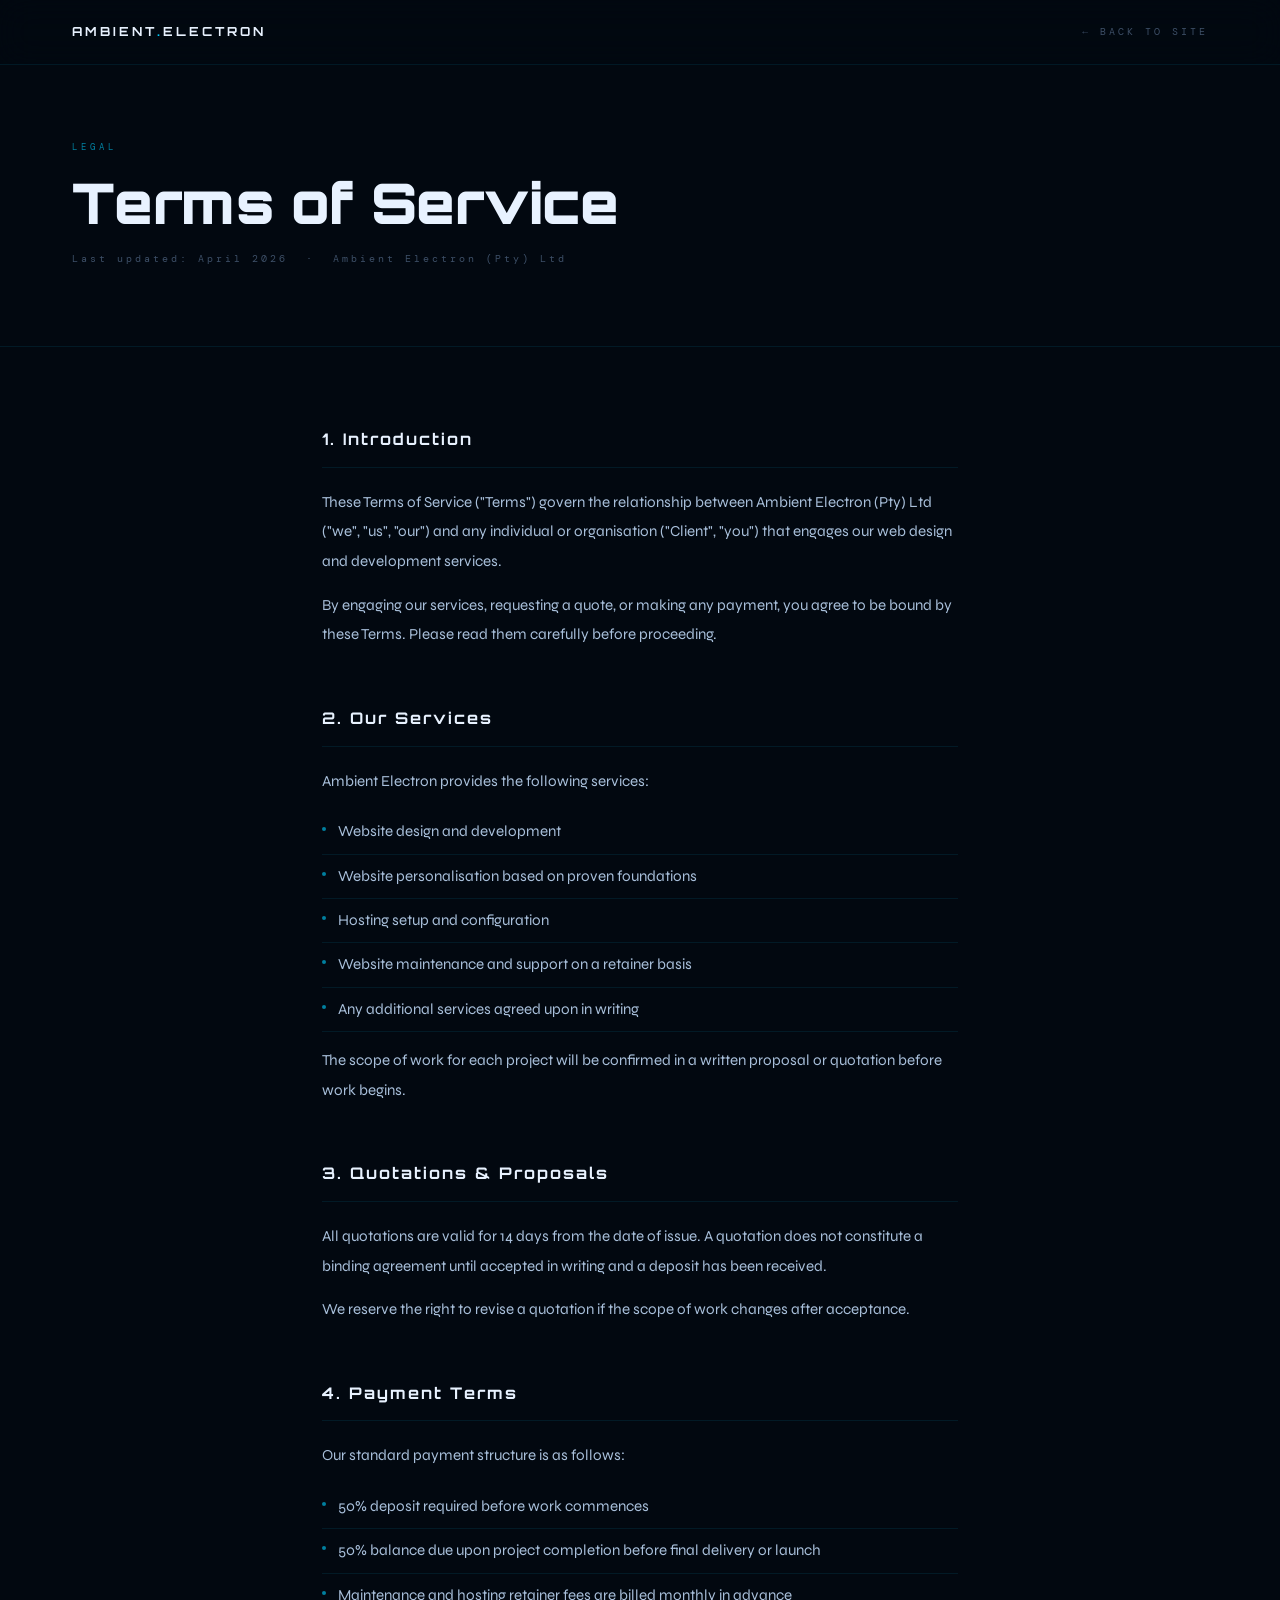
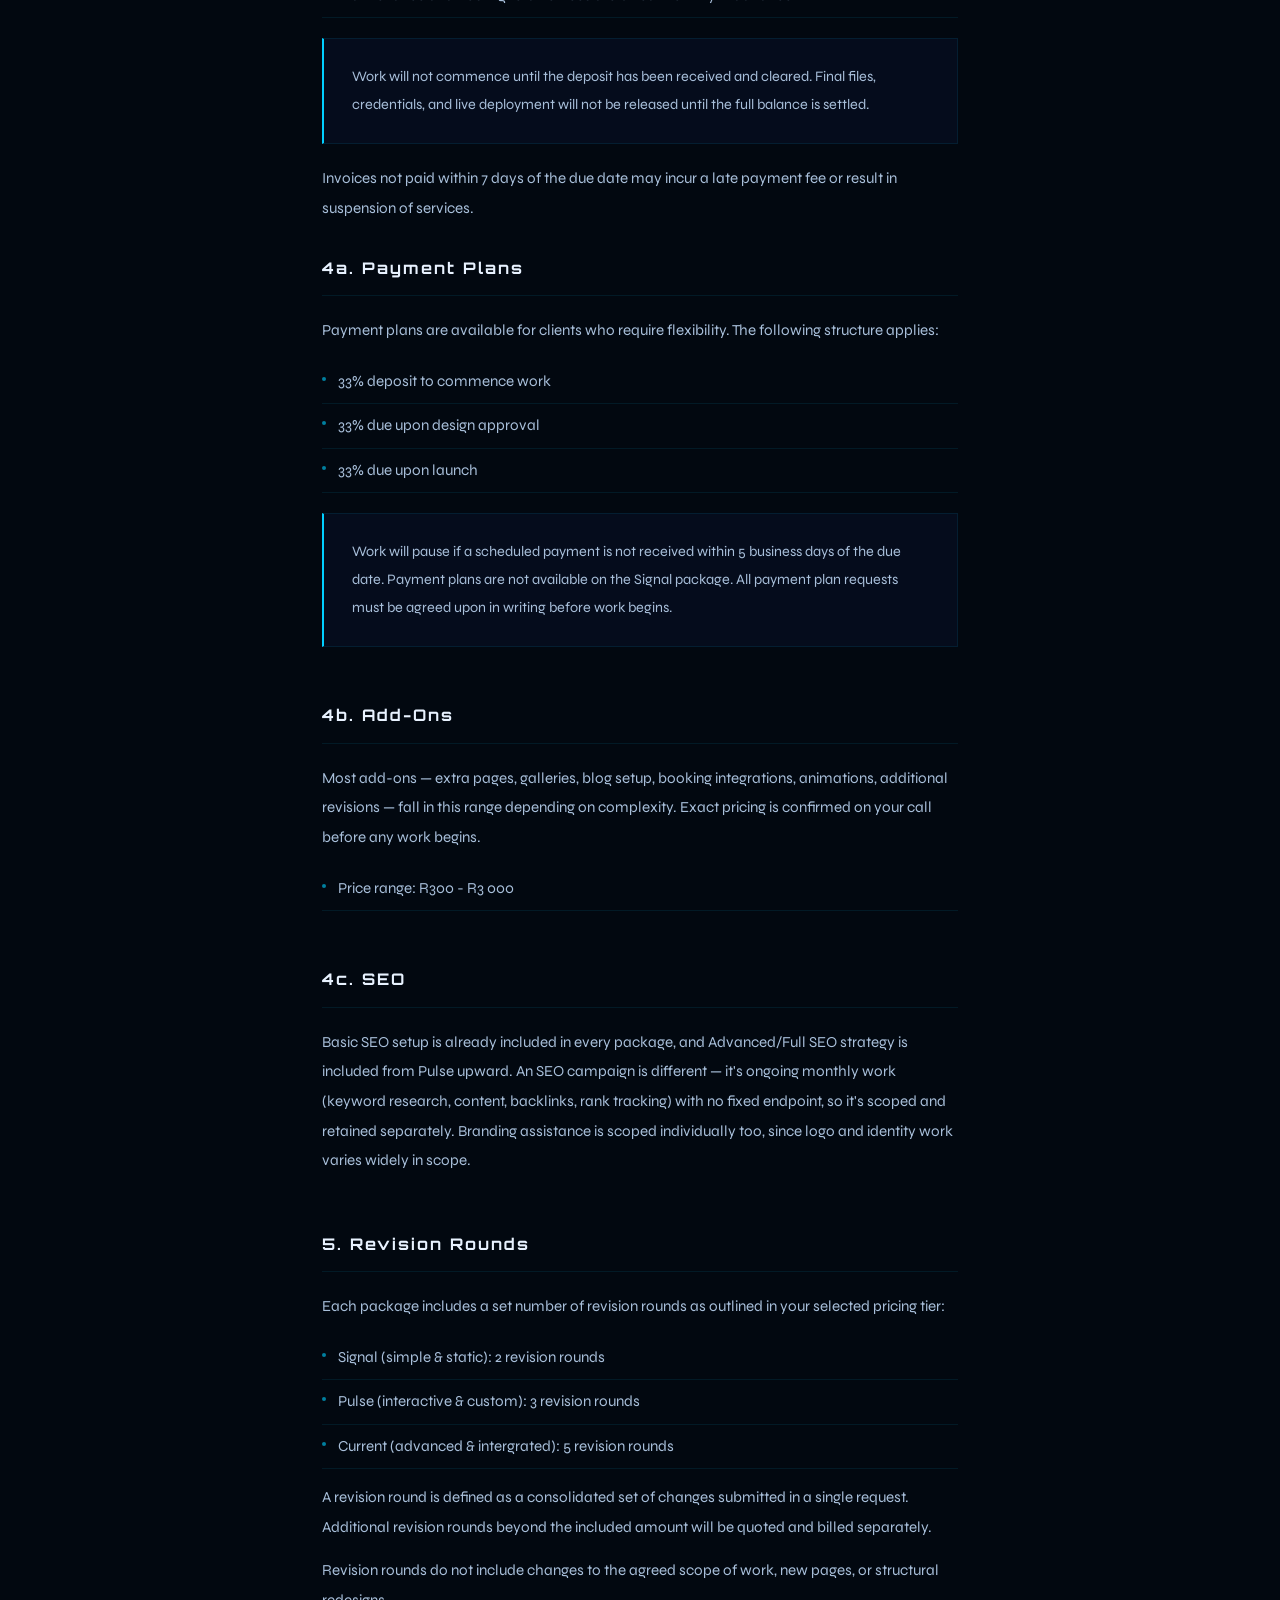
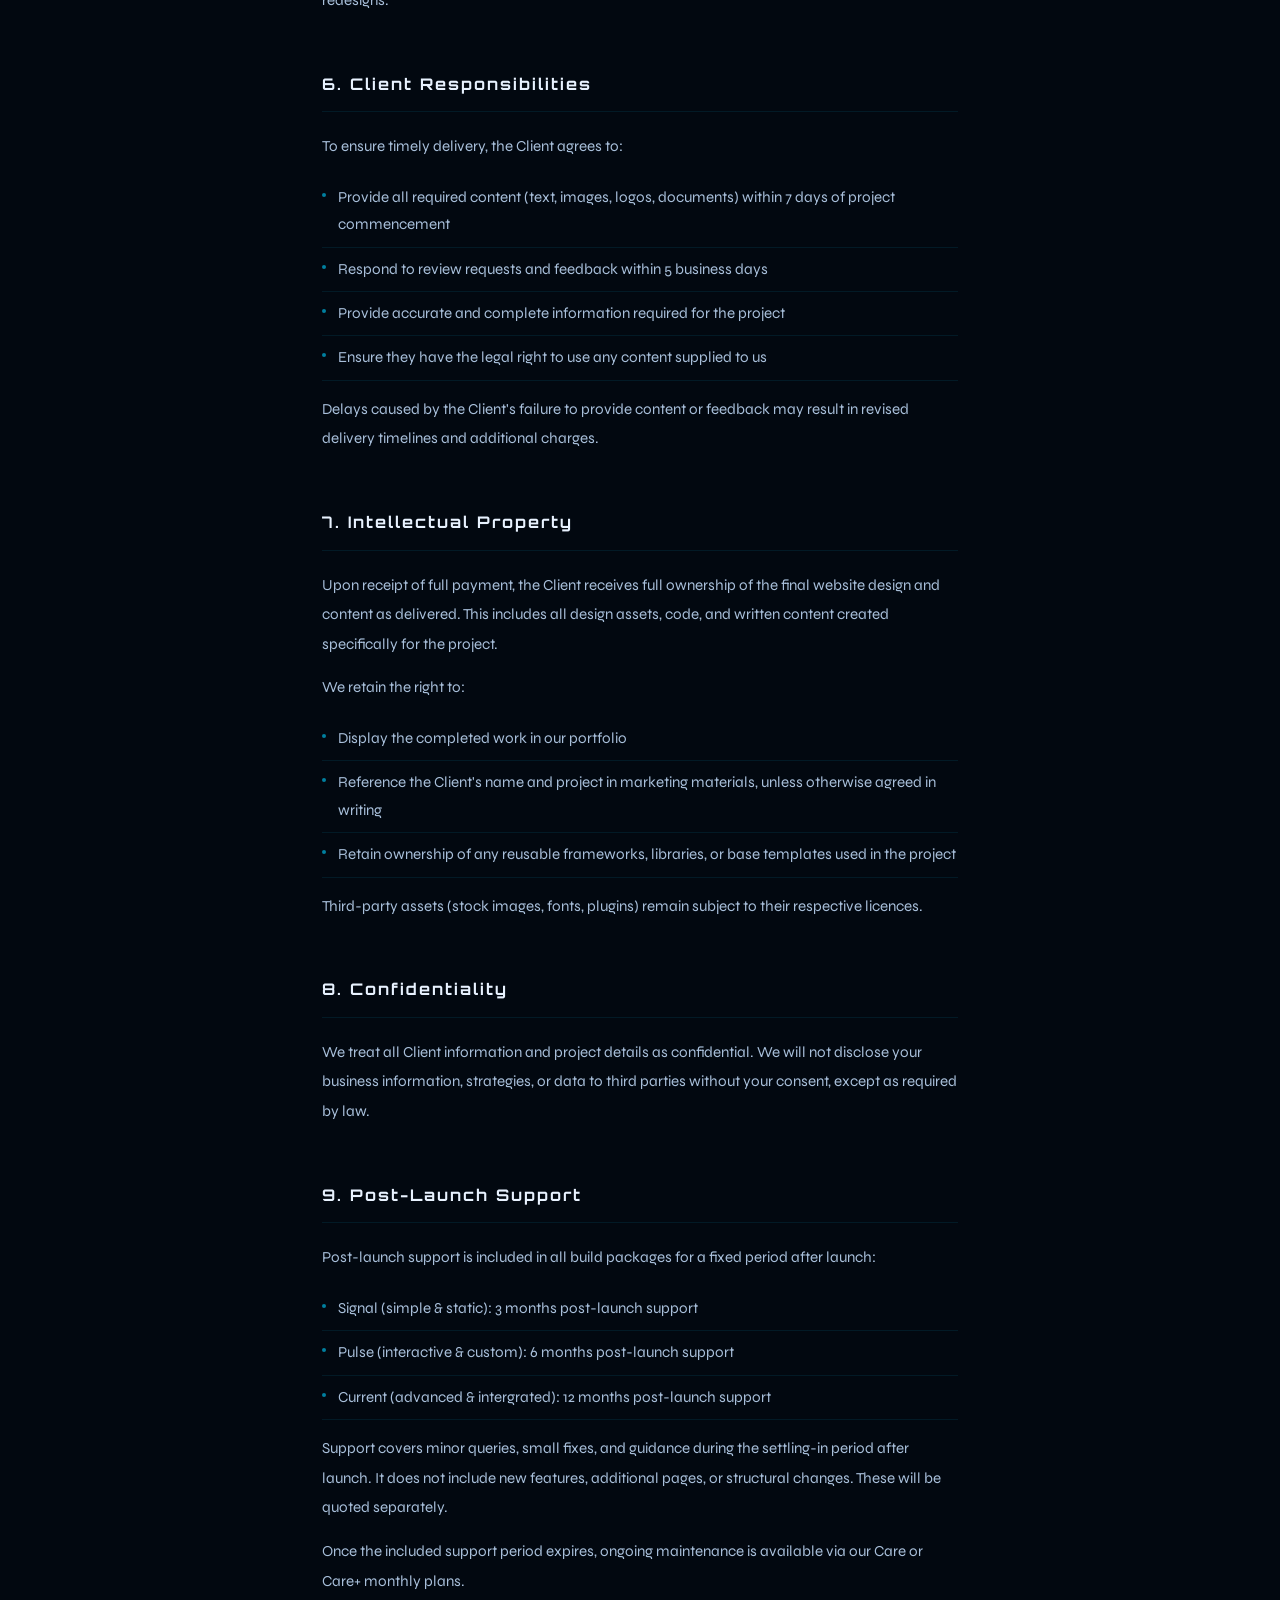
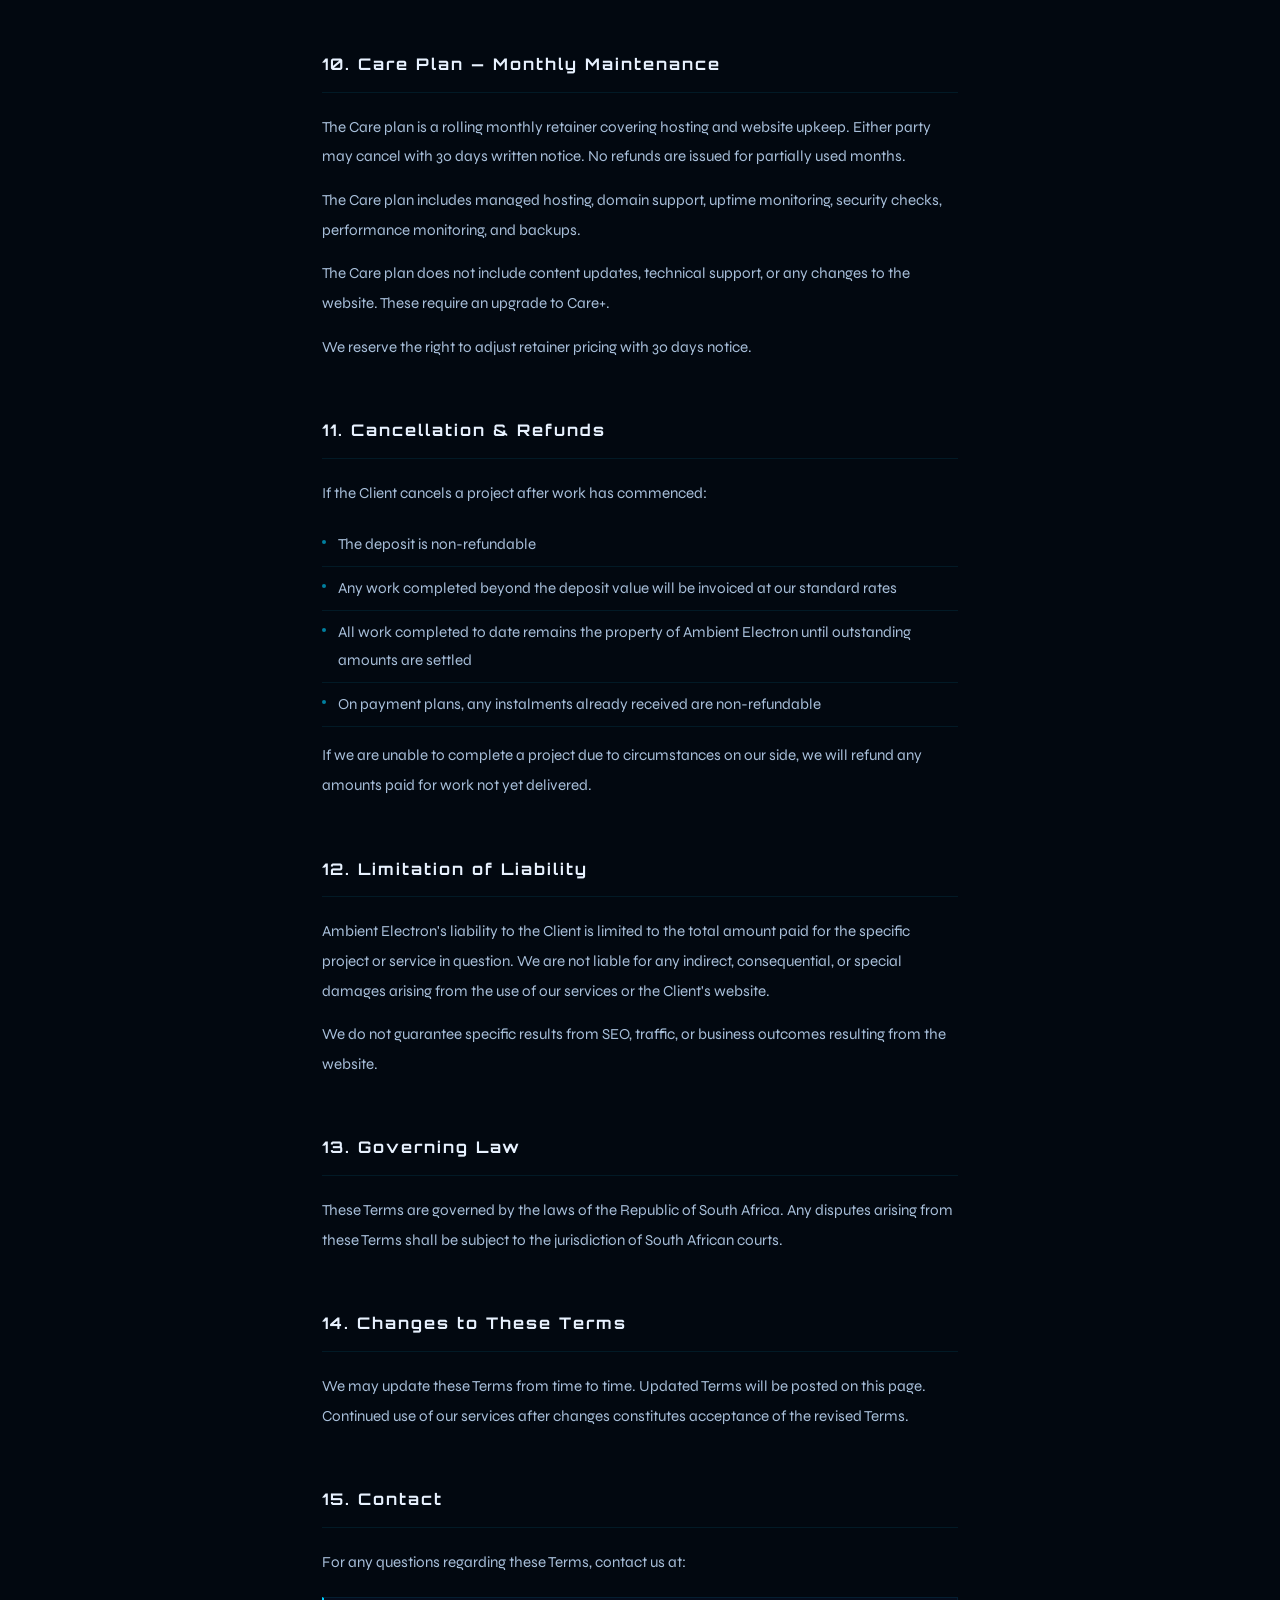
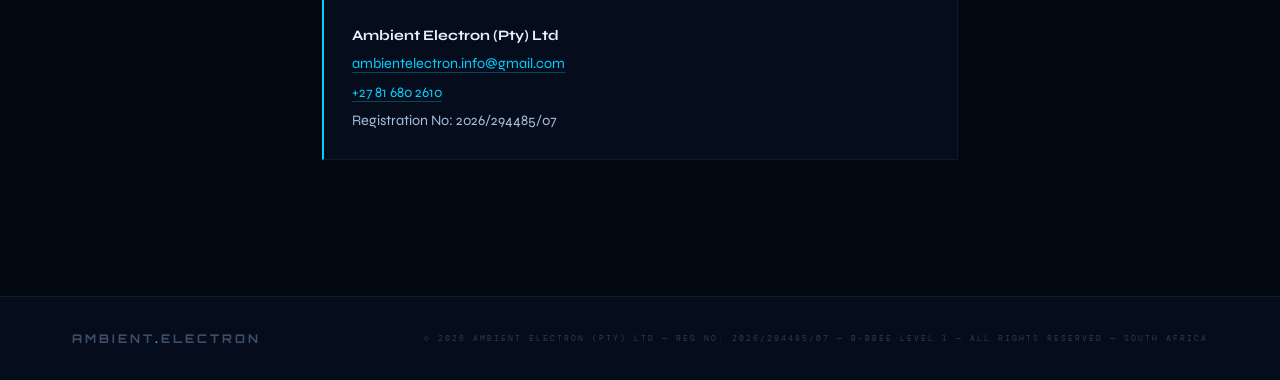
<file: pages/terms.html>
<!DOCTYPE html>
<html lang="en">
<head>
<meta charset="UTF-8">
<meta name="viewport" content="width=device-width, initial-scale=1.0">
<title>Terms of Service — Ambient Electron</title>
<meta name="description" content="Terms of Service for Ambient Electron (Pty) Ltd — the terms governing our web design and development services.">
<meta name="robots" content="noindex">
<link rel="icon" type="image/png" href="../assets/ambient-electron-icon.svg">
<link rel="canonical" href="https://www.ambientelectron.co.za/terms">
<link rel="preconnect" href="https://fonts.googleapis.com">
<link href="https://fonts.googleapis.com/css2?family=Orbitron:wght@400;700;900&family=Syne:wght@300;400;600;700&family=DM+Mono:ital,wght@0,300;1,300&display=swap" rel="stylesheet">
<style>
*,*::before,*::after{box-sizing:border-box;margin:0;padding:0}
:root{
  --ink:#020810;--deep:#050c1c;--c:#00cfff;
  --c2:rgba(0,207,255,0.12);--dim:rgba(0,207,255,0.22);
  --text:#a8bfda;--soft:#3e5068;--whi:#e8f2ff;
  --ln:rgba(0,207,255,0.09);--pad:72px;
}
@media(max-width:768px){:root{--pad:22px}}
html{scroll-behavior:smooth}
body{background:var(--ink);color:var(--text);font-family:"Syne",sans-serif;font-size:16px;line-height:1.6;overflow-x:hidden}
::-webkit-scrollbar{width:3px}
::-webkit-scrollbar-track{background:var(--ink)}
::-webkit-scrollbar-thumb{background:var(--dim)}
nav{position:fixed;top:0;left:0;right:0;z-index:200;padding:22px var(--pad);display:flex;justify-content:space-between;align-items:center;background:rgba(2,8,16,0.88);backdrop-filter:blur(16px);-webkit-backdrop-filter:blur(16px);border-bottom:1px solid var(--ln)}
.nb{font-family:"Orbitron",sans-serif;font-size:.78rem;font-weight:700;color:var(--whi);letter-spacing:3px;text-decoration:none;transition:opacity .4s}
.nb:hover{opacity:.6}
.nb span{color:var(--c)}
.nb-back{font-family:"DM Mono",monospace;font-size:.6rem;letter-spacing:3px;color:var(--soft);text-decoration:none;text-transform:uppercase;transition:color .3s}
.nb-back:hover{color:var(--c)}
.hero{padding:140px var(--pad) 80px;border-bottom:1px solid var(--ln)}
.hero-label{font-family:"DM Mono",monospace;font-size:.58rem;letter-spacing:4px;color:var(--c);text-transform:uppercase;opacity:.6;margin-bottom:20px}
.hero-title{font-family:"Orbitron",sans-serif;font-size:clamp(1.8rem,5vw,3.5rem);font-weight:900;color:var(--whi);line-height:1;margin-bottom:20px;letter-spacing:-0.01em}
.hero-meta{font-family:"DM Mono",monospace;font-size:.6rem;letter-spacing:3px;color:var(--soft)}
.content{max-width:780px;margin:0 auto;padding:80px var(--pad)}
.section{margin-bottom:56px}
.section-title{font-family:"Orbitron",sans-serif;font-size:clamp(.85rem,1.5vw,1rem);font-weight:700;color:var(--whi);letter-spacing:2px;margin-bottom:20px;padding-bottom:14px;border-bottom:1px solid var(--ln)}
.section p{font-size:.95rem;color:var(--text);line-height:1.95;margin-bottom:14px}
.section p:last-child{margin-bottom:0}
.section ul{list-style:none;margin:14px 0}
.section ul li{font-size:.95rem;color:var(--text);line-height:1.8;padding:8px 0;border-bottom:1px solid var(--ln);display:flex;gap:12px;align-items:flex-start}
.section ul li::before{content:"";width:4px;height:4px;border-radius:50%;background:var(--c);opacity:.6;flex-shrink:0;margin-top:9px}
.section a{color:var(--c);text-decoration:none;border-bottom:1px solid rgba(0,207,255,.3);transition:border-color .3s}
.section a:hover{border-color:var(--c)}
.highlight{background:var(--deep);border:1px solid var(--ln);padding:24px 28px;margin:20px 0;border-left:2px solid var(--c)}
.highlight p{margin:0;font-size:.9rem}
footer{background:var(--deep);padding:32px var(--pad);border-top:1px solid var(--ln);display:flex;justify-content:space-between;align-items:center;flex-wrap:wrap;gap:14px}
.ft-brand{font-family:"Orbitron",sans-serif;font-size:.75rem;font-weight:700;color:var(--soft);letter-spacing:3px}
.ft-brand span{color:var(--c)}
.ft-copy{font-family:"DM Mono",monospace;font-size:.52rem;letter-spacing:2px;color:var(--soft);opacity:.7}
</style>
</head>
<body>

<nav>
  <a href="/" class="nb">AMBIENT<span>.</span>ELECTRON</a>
  <a href="/" class="nb-back">← Back to site</a>
</nav>

<div class="hero">
  <div class="hero-label">Legal</div>
  <h1 class="hero-title">Terms of Service</h1>
  <p class="hero-meta">Last updated: April 2026 &nbsp;·&nbsp; Ambient Electron (Pty) Ltd</p>
</div>

<div class="content">

  <div class="section">
    <h2 class="section-title">1. Introduction</h2>
    <p>These Terms of Service ("Terms") govern the relationship between Ambient Electron (Pty) Ltd ("we", "us", "our") and any individual or organisation ("Client", "you") that engages our web design and development services.</p>
    <p>By engaging our services, requesting a quote, or making any payment, you agree to be bound by these Terms. Please read them carefully before proceeding.</p>
  </div>

  <div class="section">
    <h2 class="section-title">2. Our Services</h2>
    <p>Ambient Electron provides the following services:</p>
    <ul>
      <li>Website design and development</li>
      <li>Website personalisation based on proven foundations</li>
      <li>Hosting setup and configuration</li>
      <li>Website maintenance and support on a retainer basis</li>
      <li>Any additional services agreed upon in writing</li>
    </ul>
    <p>The scope of work for each project will be confirmed in a written proposal or quotation before work begins.</p>
  </div>

  <div class="section">
    <h2 class="section-title">3. Quotations & Proposals</h2>
    <p>All quotations are valid for 14 days from the date of issue. A quotation does not constitute a binding agreement until accepted in writing and a deposit has been received.</p>
    <p>We reserve the right to revise a quotation if the scope of work changes after acceptance.</p>
  </div>

  <div class="section">
    <h2 class="section-title">4. Payment Terms</h2>
    <p>Our standard payment structure is as follows:</p>
    <ul>
      <li>50% deposit required before work commences</li>
      <li>50% balance due upon project completion before final delivery or launch</li>
      <li>Maintenance and hosting retainer fees are billed monthly in advance</li>
    </ul>
    <div class="highlight">
      <p>Work will not commence until the deposit has been received and cleared. Final files, credentials, and live deployment will not be released until the full balance is settled.</p>
    </div>
    <p>Invoices not paid within 7 days of the due date may incur a late payment fee or result in suspension of services.</p>

    <h2 class="section-title" style="margin-top:32px">4a. Payment Plans</h2>
    <p>Payment plans are available for clients who require flexibility. The following structure applies:</p>
    <ul>
      <li>33% deposit to commence work</li>
      <li>33% due upon design approval</li>
      <li>33% due upon launch</li>
    </ul>
    <div class="highlight">
      <p>Work will pause if a scheduled payment is not received within 5 business days of the due date. Payment plans are not available on the Signal package. All payment plan requests must be agreed upon in writing before work begins.</p>
    </div>
  </div>

    <div class="section">
    <h2 class="section-title" style="margin-top:32px">4b. Add-Ons</h2>
    <p>Most add-ons — extra pages, galleries, blog setup, booking integrations, animations, additional revisions — fall in this range depending on complexity. Exact pricing is confirmed on your call before any work begins.</p>
    <ul>
      <li>Price range: R300 - R3 000</li>
    </ul>
    </div>

  <div class="section">
    <h2 class="section-title" style="margin-top:32px">4c. SEO</h2>
    <p>Basic SEO setup is already included in every package, and Advanced/Full SEO strategy is included from Pulse upward. An SEO campaign is different — it's ongoing monthly work (keyword research, content, backlinks, rank tracking) with no fixed endpoint, so it's scoped and retained separately. Branding assistance is scoped individually too, since logo and identity work varies widely in scope.</p>
    </div>

  

  <div class="section">
    <h2 class="section-title">5. Revision Rounds</h2>
    <p>Each package includes a set number of revision rounds as outlined in your selected pricing tier:</p>
    <ul>
      <li>Signal (simple & static): 2 revision rounds</li>
      <li>Pulse (interactive & custom): 3 revision rounds</li>
      <li>Current (advanced & intergrated): 5 revision rounds</li>
    </ul>
    <p>A revision round is defined as a consolidated set of changes submitted in a single request. Additional revision rounds beyond the included amount will be quoted and billed separately.</p>
    <p>Revision rounds do not include changes to the agreed scope of work, new pages, or structural redesigns.</p>
  </div>

  <div class="section">
    <h2 class="section-title">6. Client Responsibilities</h2>
    <p>To ensure timely delivery, the Client agrees to:</p>
    <ul>
      <li>Provide all required content (text, images, logos, documents) within 7 days of project commencement</li>
      <li>Respond to review requests and feedback within 5 business days</li>
      <li>Provide accurate and complete information required for the project</li>
      <li>Ensure they have the legal right to use any content supplied to us</li>
    </ul>
    <p>Delays caused by the Client's failure to provide content or feedback may result in revised delivery timelines and additional charges.</p>
  </div>

  <div class="section">
    <h2 class="section-title">7. Intellectual Property</h2>
    <p>Upon receipt of full payment, the Client receives full ownership of the final website design and content as delivered. This includes all design assets, code, and written content created specifically for the project.</p>
    <p>We retain the right to:</p>
    <ul>
      <li>Display the completed work in our portfolio</li>
      <li>Reference the Client's name and project in marketing materials, unless otherwise agreed in writing</li>
      <li>Retain ownership of any reusable frameworks, libraries, or base templates used in the project</li>
    </ul>
    <p>Third-party assets (stock images, fonts, plugins) remain subject to their respective licences.</p>
  </div>

  <div class="section">
    <h2 class="section-title">8. Confidentiality</h2>
    <p>We treat all Client information and project details as confidential. We will not disclose your business information, strategies, or data to third parties without your consent, except as required by law.</p>
  </div>

  <div class="section">
    <h2 class="section-title">9. Post-Launch Support</h2>
    <p>Post-launch support is included in all build packages for a fixed period after launch:</p>
    <ul>
      <li>Signal (simple & static): 3 months post-launch support</li>
      <li>Pulse (interactive & custom): 6 months post-launch support</li>
      <li>Current (advanced & intergrated): 12 months post-launch support</li>
    </ul>
    <p>Support covers minor queries, small fixes, and guidance during the settling-in period after launch. It does not include new features, additional pages, or structural changes. These will be quoted separately.</p>
    <p>Once the included support period expires, ongoing maintenance is available via our Care or Care+ monthly plans.</p>
  </div>

  <div class="section">
    <h2 class="section-title">10. Care Plan — Monthly Maintenance</h2>
    <p>The Care plan is a rolling monthly retainer covering hosting and website upkeep. Either party may cancel with 30 days written notice. No refunds are issued for partially used months.</p>
    <p>The Care plan includes managed hosting, domain support, uptime monitoring, security checks, performance monitoring, and backups.</p>
    <p>The Care plan does not include content updates, technical support, or any changes to the website. These require an upgrade to Care+.</p>
    <p>We reserve the right to adjust retainer pricing with 30 days notice.</p>
  </div>

  <!-- <div class="section">
    <h2 class="section-title">11. Care+ Plan — Priority Maintenance & Growth</h2>
    <p>The Care+ plan includes everything in the Care plan, plus minor content updates, technical support, priority response times, monthly analytics reports, SEO monitoring, and ongoing optimisation support.</p>
    <p>Minor content updates include text changes, image replacements, price or service updates, gallery updates, and small content edits. They do not include new pages, major redesigns, advanced integrations, or large feature additions.</p>
    <p>Care+ is provided on a rolling monthly basis. Either party may cancel with 30 days written notice. No refunds are issued for partially used months.</p>
  </div> -->

  <!-- <div class="section">
    <h2 class="section-title">12. Hosting Only</h2>
    <p>Clients who do not require maintenance may opt for standalone hosting. This covers server upkeep and keeping the website live and accessible only.</p>
    <p>Standalone hosting does not include content updates, design changes, security patches, technical support, or performance monitoring. Any such requests will be quoted separately or require an upgrade to Care or Care+.</p>
    <p>Hosting fees are billed monthly in advance. Non-payment may result in the site being taken offline after 7 days notice.</p>
    <div class="highlight">
      <p>If the site goes down due to an issue on our end — including our hosting account or DNS management — we will resolve it at no charge regardless of the client's current plan.</p>
    </div>
  </div> -->

  <div class="section">
    <h2 class="section-title">11. Cancellation & Refunds</h2>
    <p>If the Client cancels a project after work has commenced:</p>
    <ul>
      <li>The deposit is non-refundable</li>
      <li>Any work completed beyond the deposit value will be invoiced at our standard rates</li>
      <li>All work completed to date remains the property of Ambient Electron until outstanding amounts are settled</li>
      <li>On payment plans, any instalments already received are non-refundable</li>
    </ul>
    <p>If we are unable to complete a project due to circumstances on our side, we will refund any amounts paid for work not yet delivered.</p>
  </div>

  <div class="section">
    <h2 class="section-title">12. Limitation of Liability</h2>
    <p>Ambient Electron's liability to the Client is limited to the total amount paid for the specific project or service in question. We are not liable for any indirect, consequential, or special damages arising from the use of our services or the Client's website.</p>
    <p>We do not guarantee specific results from SEO, traffic, or business outcomes resulting from the website.</p>
  </div>

  <div class="section">
    <h2 class="section-title">13. Governing Law</h2>
    <p>These Terms are governed by the laws of the Republic of South Africa. Any disputes arising from these Terms shall be subject to the jurisdiction of South African courts.</p>
  </div>

  <div class="section">
    <h2 class="section-title">14. Changes to These Terms</h2>
    <p>We may update these Terms from time to time. Updated Terms will be posted on this page. Continued use of our services after changes constitutes acceptance of the revised Terms.</p>
  </div>

  <div class="section">
    <h2 class="section-title">15. Contact</h2>
    <p>For any questions regarding these Terms, contact us at:</p>
    <div class="highlight">
      <p>
        <strong style="color:var(--whi)">Ambient Electron (Pty) Ltd</strong><br>
        <a href="mailto:ambientelectron.info@gmail.com">ambientelectron.info@gmail.com</a><br>
        <a href="https://wa.me/27816802610">+27 81 680 2610</a><br>
        Registration No: 2026/294485/07
      </p>
    </div>
  </div>

</div>

<footer>
  <div class="ft-brand">AMBIENT<span>.</span>ELECTRON</div>
  <div class="ft-copy">© 2026 AMBIENT ELECTRON (PTY) LTD — REG NO: 2026/294485/07 — B-BBEE LEVEL 1 — ALL RIGHTS RESERVED — SOUTH AFRICA</div>
</footer>

</body>
</html>
</file>
